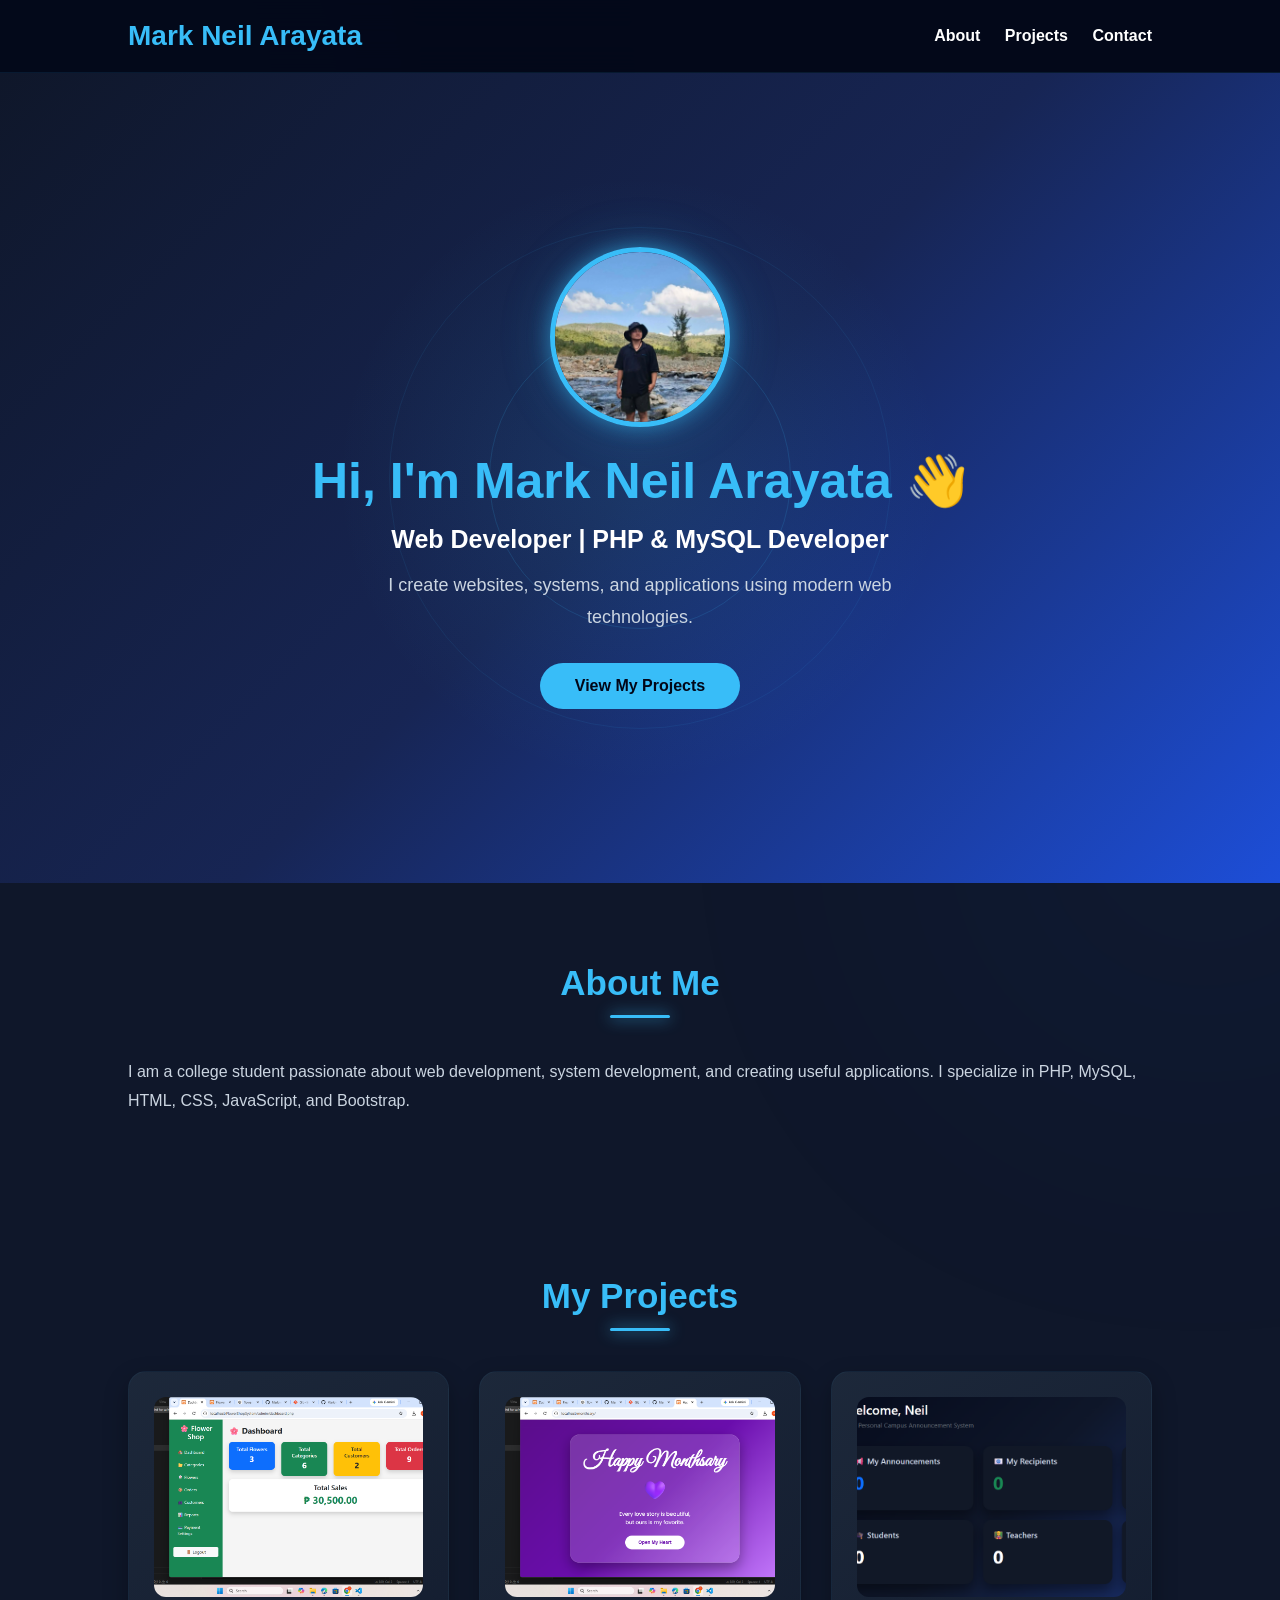
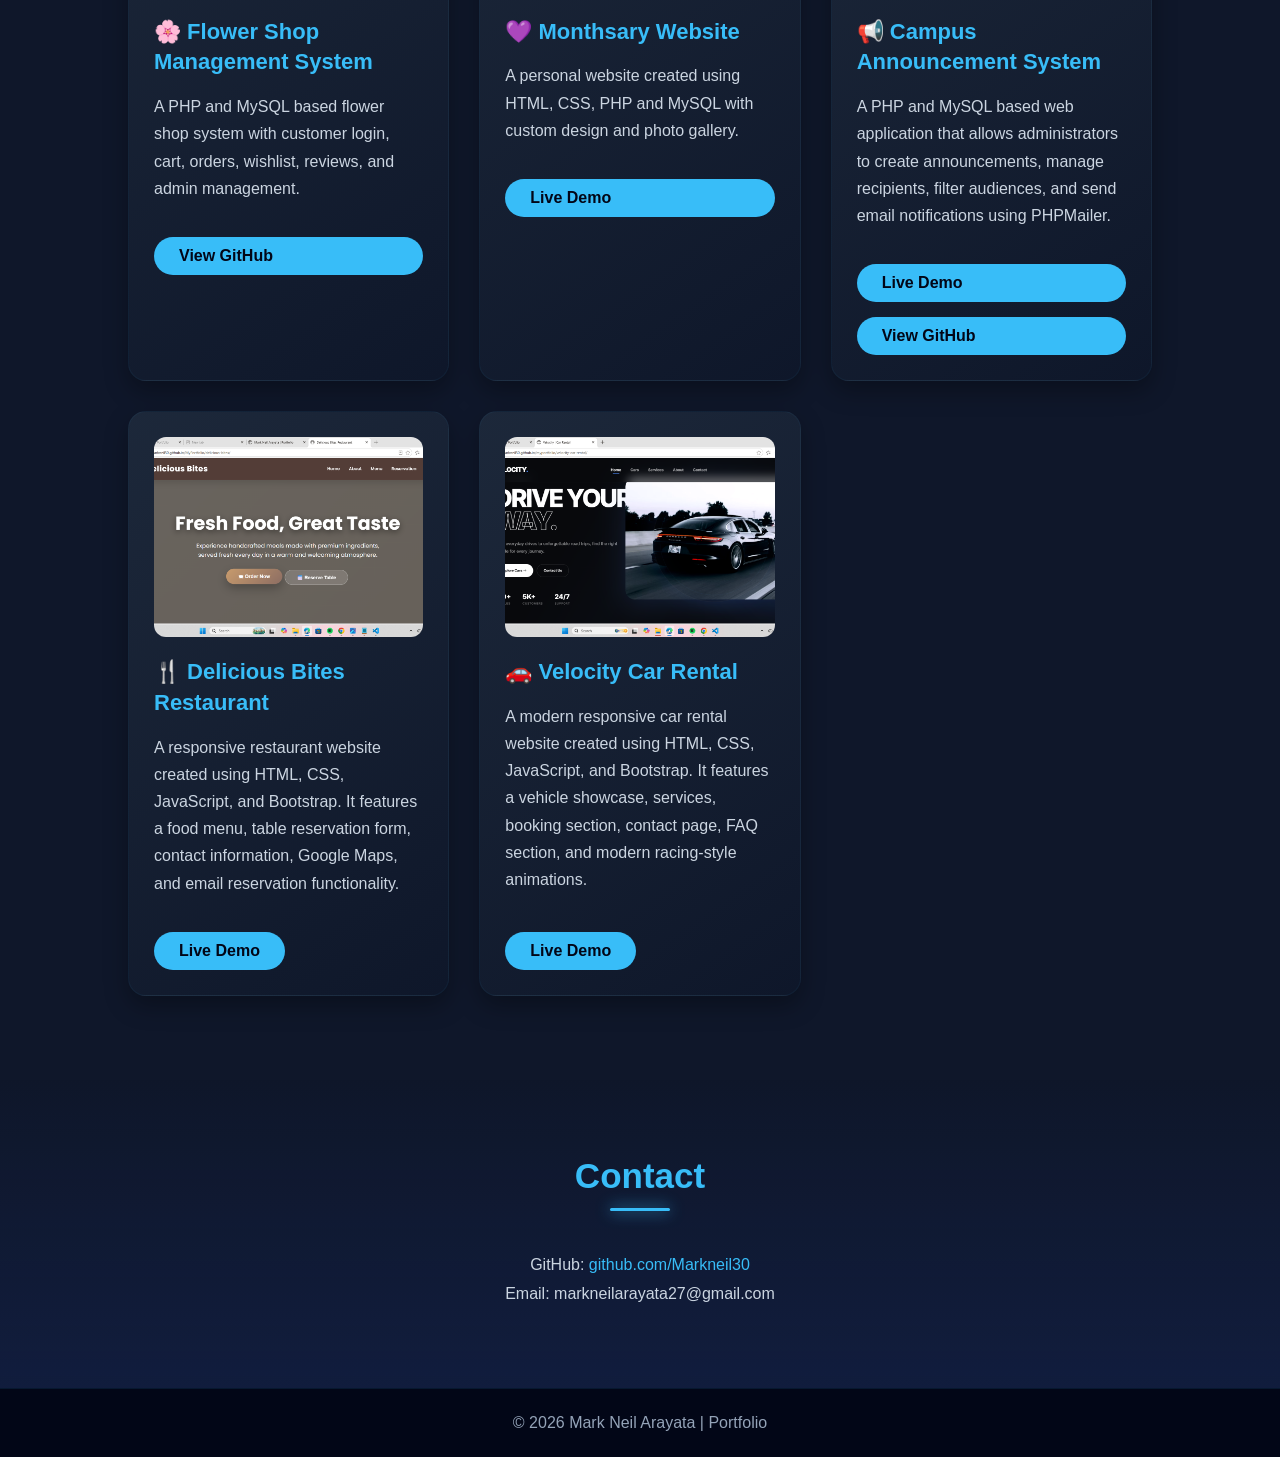
<file: index.html>
<!DOCTYPE html>
<html lang="en">

<head>

    <meta charset="UTF-8">
    <meta name="viewport" content="width=device-width, initial-scale=1.0">

    <title>Mark Neil Arayata | Portfolio</title>

    <link rel="stylesheet" href="style.css">

</head>


<body>


<nav>

    <h2>Mark Neil Arayata</h2>

    <div>

        <a href="#about">About</a>

        <a href="#projects">Projects</a>

        <a href="#contact">Contact</a>

    </div>

</nav>



<!-- =========================
     HERO
========================= -->

<header class="hero">


    <img 
        src="profile.png" 
        class="profile"
        alt="Mark Neil Arayata Profile"
    >


    <h1>
        Hi, I'm Mark Neil Arayata 👋
    </h1>


    <h3>
        Web Developer | PHP & MySQL Developer
    </h3>


    <p>
        I create websites, systems, and applications using modern web technologies.
    </p>


    <a href="#projects" class="btn">
        View My Projects
    </a>


</header>



<!-- =========================
     ABOUT
========================= -->

<section id="about">


    <h2>About Me</h2>


    <p>

        I am a college student passionate about web development,
        system development, and creating useful applications.

        I specialize in PHP, MySQL, HTML, CSS, JavaScript, and Bootstrap.

    </p>


</section>



<!-- =========================
     PROJECTS
========================= -->

<section id="projects">


    <h2>My Projects</h2>



    <div class="projects">



        <!-- =========================
             FLOWER SHOP SYSTEM
        ========================= -->

        <div class="card">


            <img 
                src="flower-shop.png" 
                class="project-img"
                alt="Flower Shop System"
            >


            <h3>
                🌸 Flower Shop Management System
            </h3>


            <p>

                A PHP and MySQL based flower shop system
                with customer login, cart, orders, wishlist,
                reviews, and admin management.

            </p>


            <a 
                href="https://github.com/Markneil30/FlowerShopSystem"
                target="_blank"
                class="btn-project"
            >

                View GitHub

            </a>


        </div>



        <!-- =========================
             MONTHSARY WEBSITE
        ========================= -->

        <div class="card">


            <img 
                src="monthsary.jpg" 
                class="project-img"
                alt="Monthsary Website"
            >


            <h3>
                💜 Monthsary Website
            </h3>


            <p>

                A personal website created using HTML, CSS,
                PHP and MySQL with custom design and photo gallery.

            </p>


            <a 
                href="https://monthsarry.freepage.cc/index.php"
                target="_blank"
                class="btn-project"
            >

                Live Demo

            </a>


        </div>



        <!-- =========================
             CAMPUS ANNOUNCEMENT SYSTEM
        ========================= -->

        <div class="card">


            <img 
                src="campus-announcement.png" 
                class="project-img"
                alt="Campus Announcement System"
            >


            <h3>
                📢 Campus Announcement System
            </h3>


            <p>

                A PHP and MySQL based web application that allows
                administrators to create announcements, manage recipients,
                filter audiences, and send email notifications using PHPMailer.

            </p>


            <a 
                href="https://campus-announcement.infinityfree.me/"
                target="_blank"
                class="btn-project"
            >

                Live Demo

            </a>


            <a 
                href="https://github.com/Markneil30/Campus-Announcement-System"
                target="_blank"
                class="btn-project"
            >

                View GitHub

            </a>


        </div>



        <!-- =========================
             DELICIOUS BITES
        ========================= -->

        <div class="card">


            <img 
                src="delicous.png" 
                class="project-img"
                alt="Delicious Bites Restaurant System"
            >


            <h3>
                🍴 Delicious Bites Restaurant
            </h3>


            <p>

                A responsive restaurant website created using
                HTML, CSS, JavaScript, and Bootstrap.
                It features a food menu, table reservation form,
                contact information, Google Maps, and email
                reservation functionality.

            </p>


            <div class="project-buttons">


                <a
                    href="https://markneil30.github.io/myportfolio/delicious-bites/"
                    target="_blank"
                    class="btn-project"
                >

                    Live Demo

                </a>


            </div>


        </div>



        <!-- =========================
             VELOCITY CAR RENTAL
        ========================= -->

        <div class="card">


            <img 
                src="velocity-car-rental.png" 
                class="project-img"
                alt="Velocity Car Rental Website"
            >


            <h3>
                🚗 Velocity Car Rental
            </h3>


            <p>

                A modern responsive car rental website created using
                HTML, CSS, JavaScript, and Bootstrap.
                It features a vehicle showcase, services,
                booking section, contact page, FAQ section,
                and modern racing-style animations.

            </p>


            <div class="project-buttons">


                <a
                    href="https://markneil30.github.io/myportfolio/velocity-car-rental/"
                    target="_blank"
                    class="btn-project"
                >

                    Live Demo

                </a>


            </div>


        </div>



    </div>


</section>



<!-- =========================
     CONTACT
========================= -->

<section id="contact">


    <h2>Contact</h2>


    <p>

        GitHub:

        <a 
            href="https://github.com/Markneil30" 
            target="_blank"
        >

            github.com/Markneil30

        </a>

    </p>


    <p>

        Email:

        markneilarayata27@gmail.com

    </p>


</section>



<!-- =========================
     FOOTER
========================= -->

<footer>


    <p>

        © 2026 Mark Neil Arayata | Portfolio

    </p>


</footer>



<script src="script.js"></script>


</body>

</html>
</file>
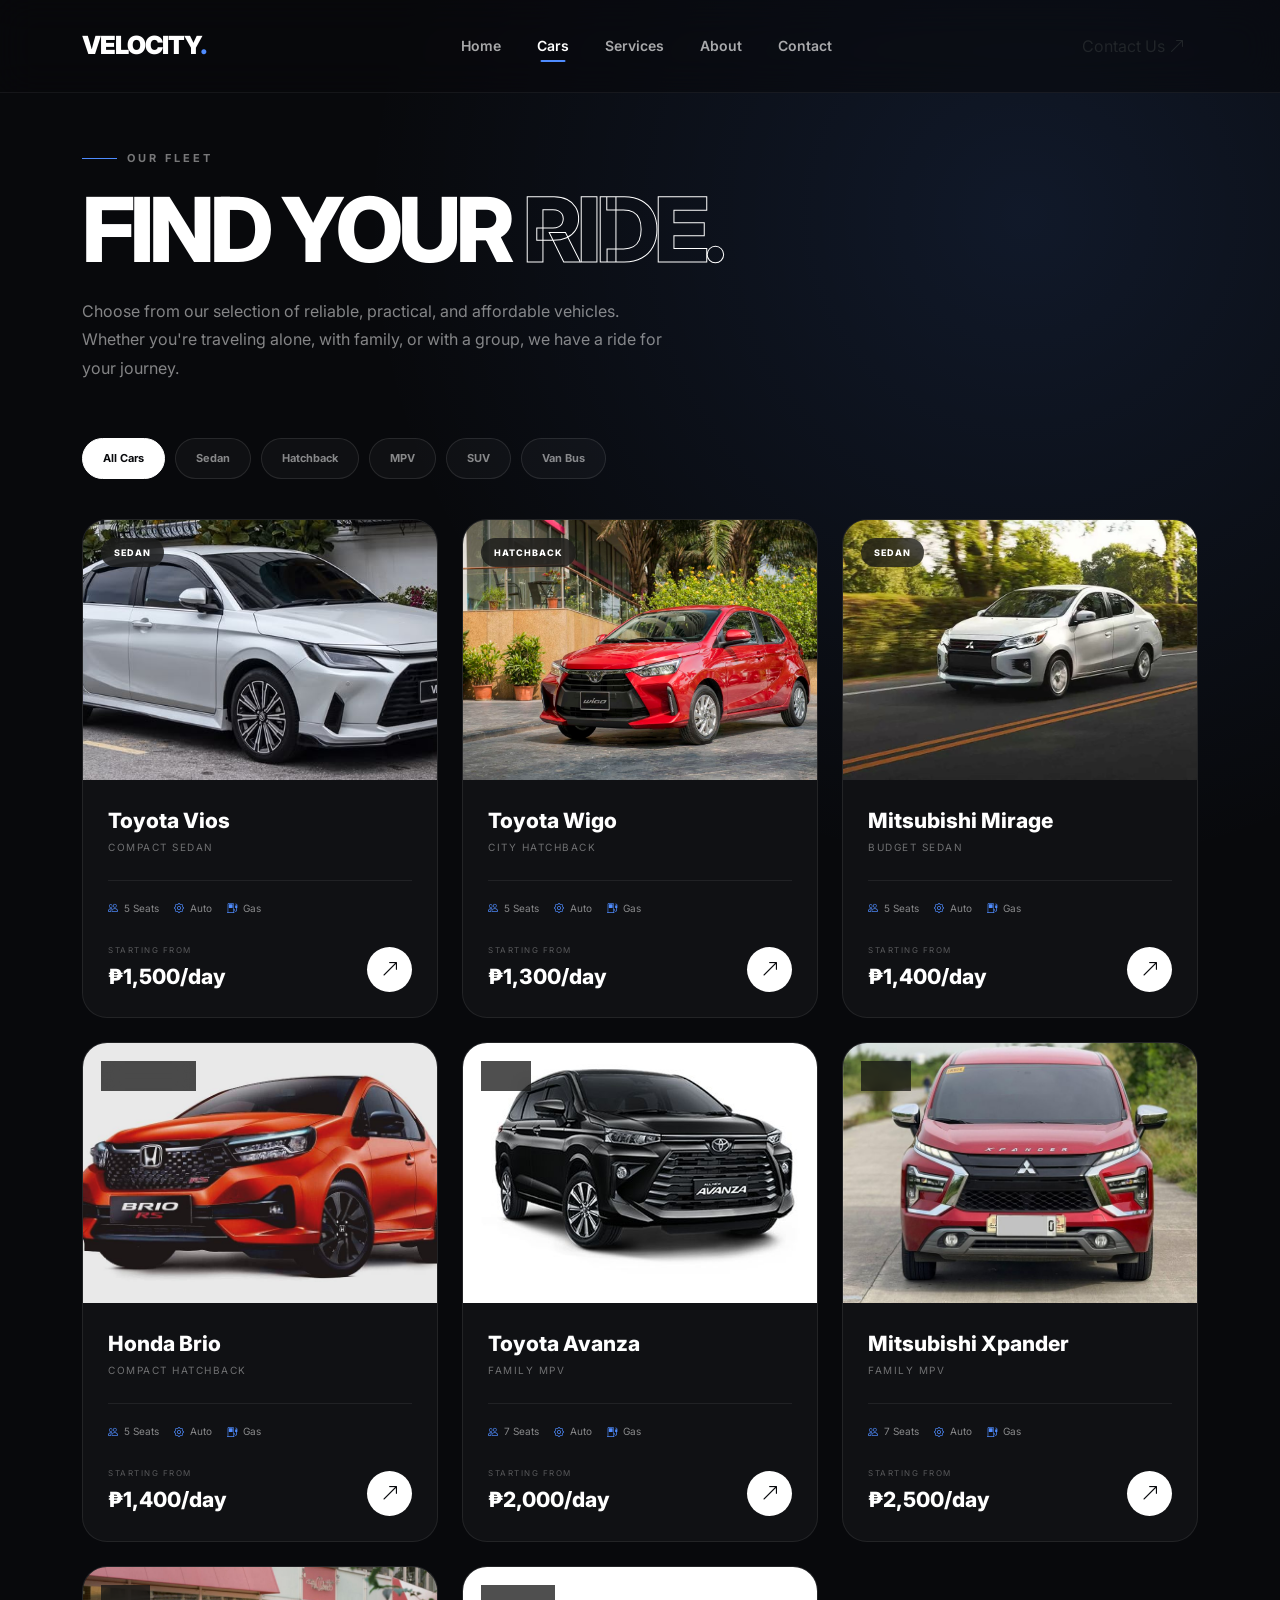
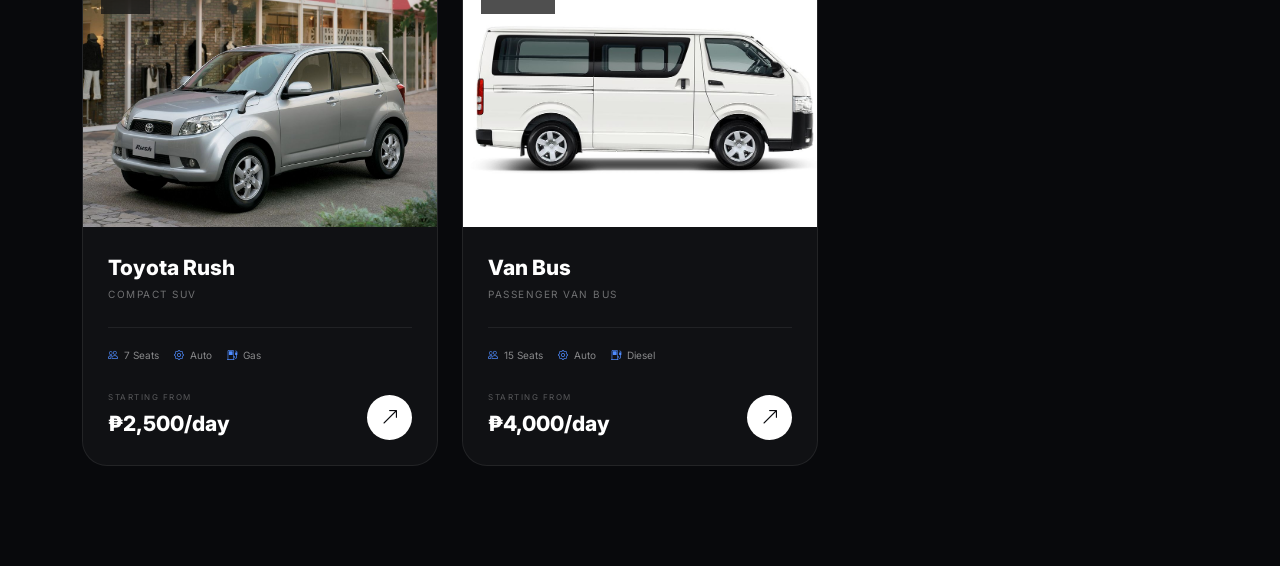
<file: velocity-car-rental/cars.html>
<!DOCTYPE html>
<html lang="en">

<head>

    <meta charset="UTF-8">
    <meta name="viewport" content="width=device-width, initial-scale=1.0">

    <title>Velocity | Our Cars</title>

    <!-- Bootstrap -->
    <link
        href="https://cdn.jsdelivr.net/npm/bootstrap@5.3.3/dist/css/bootstrap.min.css"
        rel="stylesheet"
    >

    <!-- Bootstrap Icons -->
    <link
        rel="stylesheet"
        href="https://cdn.jsdelivr.net/npm/bootstrap-icons@1.11.3/font/bootstrap-icons.min.css"
    >

    <!-- Google Font -->
    <link rel="preconnect" href="https://fonts.googleapis.com">
    <link
        rel="preconnect"
        href="https://fonts.gstatic.com"
        crossorigin
    >

    <link
        href="https://fonts.googleapis.com/css2?family=Inter:wght@400;500;600;700;800;900&display=swap"
        rel="stylesheet"
    >

    <!-- Main CSS -->
    <link rel="stylesheet" href="css/style.css">


    <style>

        /* =========================
           CARS PAGE
        ========================= */

        .cars-page {

            min-height: 100vh;

            padding-top: 150px;
            padding-bottom: 100px;

            background:
                radial-gradient(
                    circle at 80% 10%,
                    rgba(79,140,255,.12),
                    transparent 30%
                ),
                #08090c;

        }


        /* =========================
           HEADER
        ========================= */

        .cars-header {

            margin-bottom: 55px;

        }


        .cars-tag {

            display: flex;
            align-items: center;
            gap: 10px;

            color: rgba(255,255,255,.45);

            font-size: 11px;
            font-weight: 700;

            letter-spacing: 3px;

        }


        .cars-tag span {

            width: 35px;
            height: 1px;

            background: #4f8cff;

        }


        .cars-header h1 {

            margin-top: 20px;

            max-width: 900px;

            font-size: clamp(50px, 7vw, 90px);

            line-height: .95;

            letter-spacing: -5px;

            font-weight: 800;

        }


        .cars-header h1 span {

            color: transparent;

            -webkit-text-stroke: 1px white;

        }


        .cars-header p {

            max-width: 600px;

            margin-top: 25px;

            color: rgba(255,255,255,.5);

            line-height: 1.8;

        }


        /* =========================
           CATEGORY FILTER
        ========================= */

        .category-filter {

            display: flex;

            flex-wrap: wrap;

            gap: 10px;

            margin-bottom: 40px;

        }


        .category-btn {

            padding: 11px 20px;

            border: 1px solid rgba(255,255,255,.1);

            border-radius: 50px;

            background: rgba(255,255,255,.03);

            color: rgba(255,255,255,.5);

            font-size: 11px;

            font-weight: 700;

            cursor: pointer;

            transition: .3s ease;

        }


        .category-btn:hover {

            color: white;

            border-color: rgba(79,140,255,.5);

        }


        .category-btn.active {

            color: #08090c;

            background: white;

            border-color: white;

        }


        /* =========================
           CAR ITEM
        ========================= */

        .car-item {

            transition:
                opacity .4s ease,
                transform .4s ease;

        }


        .car-item.hide {

            opacity: 0;

            transform: scale(.94);

            pointer-events: none;

            display: none;

        }


        /* =========================
           CAR CARD
        ========================= */

        .car-card {

            overflow: hidden;

            height: 100%;

            border: 1px solid rgba(255,255,255,.08);

            border-radius: 25px;

            background: #101114;

            transition: .4s ease;

        }


        .car-card:hover {

            transform: translateY(-8px);

            border-color: rgba(79,140,255,.45);

            box-shadow:
                0 25px 60px rgba(0,0,0,.3);

        }


        /* =========================
           CAR IMAGE
        ========================= */

        .car-image {

            position: relative;

            height: 260px;

            overflow: hidden;

            background: #15161a;

        }


        .car-image img {

            width: 100%;
            height: 100%;

            object-fit: cover;

            transition: .7s ease;

        }


        .car-card:hover .car-image img {

            transform: scale(1.07);

        }


        .car-badge {

            position: absolute;

            top: 18px;
            left: 18px;

            z-index: 2;

            padding: 8px 13px;

            border-radius: 50px;

            background: rgba(20,20,20,.75);

            backdrop-filter: blur(10px);

            color: white;

            font-size: 9px;

            font-weight: 800;

            letter-spacing: 1px;

        }


        /* =========================
           CARD BODY
        ========================= */

        .car-body {

            padding: 28px 25px 25px;

        }


        .car-body h3 {

            margin: 0;

            color: white;

            font-size: 21px;

            font-weight: 800;

        }


        .car-type {

            margin-top: 7px;

            color: rgba(255,255,255,.4);

            font-size: 10px;

            text-transform: uppercase;

            letter-spacing: 1.5px;

        }


        /* =========================
           SPECS
        ========================= */

        .car-specs {

            display: flex;

            flex-wrap: wrap;

            gap: 15px;

            margin-top: 25px;

            padding-top: 20px;

            border-top: 1px solid rgba(255,255,255,.07);

        }


        .car-spec {

            display: flex;

            align-items: center;

            gap: 6px;

            color: rgba(255,255,255,.5);

            font-size: 10px;

        }


        .car-spec i {

            color: #4f8cff;

        }


        /* =========================
           PRICE
        ========================= */

        .car-bottom {

            display: flex;

            align-items: flex-end;

            justify-content: space-between;

            margin-top: 28px;

        }


        .car-price small {

            display: block;

            margin-bottom: 5px;

            color: rgba(255,255,255,.3);

            font-size: 8px;

            text-transform: uppercase;

            letter-spacing: 1.5px;

        }


        .car-price strong {

            color: white;

            font-size: 21px;

            font-weight: 800;

        }


        /* =========================
           CONTACT BUTTON
        ========================= */

        .car-book {

            width: 45px;
            height: 45px;

            display: flex;

            align-items: center;
            justify-content: center;

            border-radius: 50%;

            background: white;

            color: #08090c;

            text-decoration: none;

            font-size: 18px;

            transition: .3s ease;

        }


        .car-book:hover {

            background: #4f8cff;

            color: white;

            transform: rotate(45deg) scale(1.08);

        }


        /* =========================
           MOBILE
        ========================= */

        @media(max-width:576px) {

            .cars-page {

                padding-top: 120px;

            }


            .cars-header h1 {

                font-size: 55px;

                letter-spacing: -4px;

            }


            .category-filter {

                gap: 7px;

            }


            .category-btn {

                padding: 9px 14px;

                font-size: 9px;

            }


            .car-image {

                height: 230px;

            }

        }

    </style>

</head>


<body>


<!-- =========================
     NAVBAR
========================= -->

<nav class="navbar navbar-expand-lg fixed-top">

    <div class="container">

        <a
            class="navbar-brand"
            href="index.html"
        >

            VELOCITY<span>.</span>

        </a>


        <button
            class="navbar-toggler"
            type="button"
            data-bs-toggle="collapse"
            data-bs-target="#mainNavbar"
        >

            <i class="bi bi-list"></i>

        </button>


        <div
            class="collapse navbar-collapse"
            id="mainNavbar"
        >

            <ul class="navbar-nav mx-auto">

                <li class="nav-item">

                    <a
                        class="nav-link"
                        href="index.html"
                    >
                        Home
                    </a>

                </li>


                <li class="nav-item">

                    <a
                        class="nav-link active"
                        href="cars.html"
                    >
                        Cars
                    </a>

                </li>


                <li class="nav-item">

                    <a
                        class="nav-link"
                        href="services.html"
                    >
                        Services
                    </a>

                </li>


                <li class="nav-item">

                    <a
                        class="nav-link"
                        href="about.html"
                    >
                        About
                    </a>

                </li>


                <li class="nav-item">

                    <a
                        class="nav-link"
                        href="contact.html"
                    >
                        Contact
                    </a>

                </li>

            </ul>


            <!-- CONTACT BUTTON -->

            <a
                href="contact.html"
                class="btn btn-book"
            >

                Contact Us

                <i class="bi bi-arrow-up-right"></i>

            </a>

        </div>

    </div>

</nav>



<!-- =========================
     CARS PAGE
========================= -->

<main class="cars-page">

    <div class="container">


        <!-- HEADER -->

        <section class="cars-header">

            <div class="cars-tag">

                <span></span>

                OUR FLEET

            </div>


            <h1>

                FIND YOUR
                <span>RIDE.</span>

            </h1>


            <p>

                Choose from our selection of reliable,
                practical, and affordable vehicles.
                Whether you're traveling alone,
                with family, or with a group,
                we have a ride for your journey.

            </p>

        </section>



        <!-- =========================
             CATEGORY FILTER
        ========================= -->

        <div class="category-filter">

            <button
                class="category-btn active"
                data-filter="all"
            >
                All Cars
            </button>


            <button
                class="category-btn"
                data-filter="sedan"
            >
                Sedan
            </button>


            <button
                class="category-btn"
                data-filter="hatchback"
            >
                Hatchback
            </button>


            <button
                class="category-btn"
                data-filter="mpv"
            >
                MPV
            </button>


            <button
                class="category-btn"
                data-filter="suv"
            >
                SUV
            </button>


            <button
                class="category-btn"
                data-filter="vanbus"
            >
                Van Bus
            </button>

        </div>



        <!-- =========================
             CAR GRID
        ========================= -->

        <div
            class="row g-4"
            id="carGrid"
        >


            <!-- =========================
                 TOYOTA VIOS
            ========================= -->

            <div
                class="col-md-6 col-lg-4 car-item"
                data-category="sedan"
            >

                <div class="car-card">

                    <div class="car-image">

                        <span class="car-badge">
                            SEDAN
                        </span>

                        <img
                            src="assets/images/vios.jpg"
                            alt="Toyota Vios"
                        >

                    </div>


                    <div class="car-body">

                        <h3>
                            Toyota Vios
                        </h3>

                        <div class="car-type">
                            Compact Sedan
                        </div>


                        <div class="car-specs">

                            <div class="car-spec">
                                <i class="bi bi-people"></i>
                                5 Seats
                            </div>

                            <div class="car-spec">
                                <i class="bi bi-gear"></i>
                                Auto
                            </div>

                            <div class="car-spec">
                                <i class="bi bi-fuel-pump"></i>
                                Gas
                            </div>

                        </div>


                        <div class="car-bottom">

                            <div class="car-price">

                                <small>
                                    Starting from
                                </small>

                                <strong>
                                    ₱1,500/day
                                </strong>

                            </div>


                            <a
                                href="contact.html"
                                class="car-book"
                                title="Contact Us"
                            >

                                <i class="bi bi-arrow-up-right"></i>

                            </a>

                        </div>

                    </div>

                </div>

            </div>



            <!-- =========================
                 TOYOTA WIGO
            ========================= -->

            <div
                class="col-md-6 col-lg-4 car-item"
                data-category="hatchback"
            >

                <div class="car-card">

                    <div class="car-image">

                        <span class="car-badge">
                            HATCHBACK
                        </span>

                        <img
                            src="assets/images/wigo.jpg"
                            alt="Toyota Wigo"
                        >

                    </div>


                    <div class="car-body">

                        <h3>
                            Toyota Wigo
                        </h3>

                        <div class="car-type">
                            City Hatchback
                        </div>


                        <div class="car-specs">

                            <div class="car-spec">
                                <i class="bi bi-people"></i>
                                5 Seats
                            </div>

                            <div class="car-spec">
                                <i class="bi bi-gear"></i>
                                Auto
                            </div>

                            <div class="car-spec">
                                <i class="bi bi-fuel-pump"></i>
                                Gas
                            </div>

                        </div>


                        <div class="car-bottom">

                            <div class="car-price">

                                <small>
                                    Starting from
                                </small>

                                <strong>
                                    ₱1,300/day
                                </strong>

                            </div>


                            <a
                                href="contact.html"
                                class="car-book"
                                title="Contact Us"
                            >

                                <i class="bi bi-arrow-up-right"></i>

                            </a>

                        </div>

                    </div>

                </div>

            </div>



            <!-- =========================
                 MITSUBISHI MIRAGE
            ========================= -->

            <div
                class="col-md-6 col-lg-4 car-item"
                data-category="sedan"
            >

                <div class="car-card">

                    <div class="car-image">

                        <span class="car-badge">
                            SEDAN
                        </span>

                        <img
                            src="assets/images/mirage.jpg"
                            alt="Mitsubishi Mirage"
                        >

                    </div>


                    <div class="car-body">

                        <h3>
                            Mitsubishi Mirage
                        </h3>

                        <div class="car-type">
                            Budget Sedan
                        </div>


                        <div class="car-specs">

                            <div class="car-spec">
                                <i class="bi bi-people"></i>
                                5 Seats
                            </div>

                            <div class="car-spec">
                                <i class="bi bi-gear"></i>
                                Auto
                            </div>

                            <div class="car-spec">
                                <i class="bi bi-fuel-pump"></i>
                                Gas
                            </div>

                        </div>


                        <div class="car-bottom">

                            <div class="car-price">

                                <small>
                                    Starting from
                                </small>

                                <strong>
                                    ₱1,400/day
                                </strong>

                            </div>


                            <a
                                href="contact.html"
                                class="car-book"
                                title="Contact Us"
                            >

                                <i class="bi bi-arrow-up-right"></i>

                            </a>

                        </div>

                    </div>

                </div>

            </div>



            <!-- =========================
                 HONDA BRIO
            ========================= -->

            <div
                class="col-md-6 col-lg-4 car-item"
                data-category="hatchback"
            >

                <div class="car-card">

                    <div class="car-image">

                        <span class="car-badge">
                            HATCHBACK
                        </span>

                        <img
                            src="assets/images/brio.jpg"
                            alt="Honda Brio"
                        >

                    </div>


                    <div class="car-body">

                        <h3>
                            Honda Brio
                        </h3>

                        <div class="car-type">
                            Compact Hatchback
                        </div>


                        <div class="car-specs">

                            <div class="car-spec">
                                <i class="bi bi-people"></i>
                                5 Seats
                            </div>

                            <div class="car-spec">
                                <i class="bi bi-gear"></i>
                                Auto
                            </div>

                            <div class="car-spec">
                                <i class="bi bi-fuel-pump"></i>
                                Gas
                            </div>

                        </div>


                        <div class="car-bottom">

                            <div class="car-price">

                                <small>
                                    Starting from
                                </small>

                                <strong>
                                    ₱1,400/day
                                </strong>

                            </div>


                            <a
                                href="contact.html"
                                class="car-book"
                                title="Contact Us"
                            >

                                <i class="bi bi-arrow-up-right"></i>

                            </a>

                        </div>

                    </div>

                </div>

            </div>



            <!-- =========================
                 TOYOTA AVANZA
            ========================= -->

            <div
                class="col-md-6 col-lg-4 car-item"
                data-category="mpv"
            >

                <div class="car-card">

                    <div class="car-image">

                        <span class="car-badge">
                            MPV
                        </span>

                        <img
                            src="assets/images/avanza.jpg"
                            alt="Toyota Avanza"
                        >

                    </div>


                    <div class="car-body">

                        <h3>
                            Toyota Avanza
                        </h3>

                        <div class="car-type">
                            Family MPV
                        </div>


                        <div class="car-specs">

                            <div class="car-spec">
                                <i class="bi bi-people"></i>
                                7 Seats
                            </div>

                            <div class="car-spec">
                                <i class="bi bi-gear"></i>
                                Auto
                            </div>

                            <div class="car-spec">
                                <i class="bi bi-fuel-pump"></i>
                                Gas
                            </div>

                        </div>


                        <div class="car-bottom">

                            <div class="car-price">

                                <small>
                                    Starting from
                                </small>

                                <strong>
                                    ₱2,000/day
                                </strong>

                            </div>


                            <a
                                href="contact.html"
                                class="car-book"
                                title="Contact Us"
                            >

                                <i class="bi bi-arrow-up-right"></i>

                            </a>

                        </div>

                    </div>

                </div>

            </div>



            <!-- =========================
                 MITSUBISHI XPANDER
            ========================= -->

            <div
                class="col-md-6 col-lg-4 car-item"
                data-category="mpv"
            >

                <div class="car-card">

                    <div class="car-image">

                        <span class="car-badge">
                            MPV
                        </span>

                        <img
                            src="assets/images/xpander.jpg"
                            alt="Mitsubishi Xpander"
                        >

                    </div>


                    <div class="car-body">

                        <h3>
                            Mitsubishi Xpander
                        </h3>

                        <div class="car-type">
                            Family MPV
                        </div>


                        <div class="car-specs">

                            <div class="car-spec">
                                <i class="bi bi-people"></i>
                                7 Seats
                            </div>

                            <div class="car-spec">
                                <i class="bi bi-gear"></i>
                                Auto
                            </div>

                            <div class="car-spec">
                                <i class="bi bi-fuel-pump"></i>
                                Gas
                            </div>

                        </div>


                        <div class="car-bottom">

                            <div class="car-price">

                                <small>
                                    Starting from
                                </small>

                                <strong>
                                    ₱2,500/day
                                </strong>

                            </div>


                            <a
                                href="contact.html"
                                class="car-book"
                                title="Contact Us"
                            >

                                <i class="bi bi-arrow-up-right"></i>

                            </a>

                        </div>

                    </div>

                </div>

            </div>



            <!-- =========================
                 TOYOTA RUSH
            ========================= -->

            <div
                class="col-md-6 col-lg-4 car-item"
                data-category="suv"
            >

                <div class="car-card">

                    <div class="car-image">

                        <span class="car-badge">
                            SUV
                        </span>

                        <img
                            src="assets/images/rush.jpg"
                            alt="Toyota Rush"
                        >

                    </div>


                    <div class="car-body">

                        <h3>
                            Toyota Rush
                        </h3>

                        <div class="car-type">
                            Compact SUV
                        </div>


                        <div class="car-specs">

                            <div class="car-spec">
                                <i class="bi bi-people"></i>
                                7 Seats
                            </div>

                            <div class="car-spec">
                                <i class="bi bi-gear"></i>
                                Auto
                            </div>

                            <div class="car-spec">
                                <i class="bi bi-fuel-pump"></i>
                                Gas
                            </div>

                        </div>


                        <div class="car-bottom">

                            <div class="car-price">

                                <small>
                                    Starting from
                                </small>

                                <strong>
                                    ₱2,500/day
                                </strong>

                            </div>


                            <a
                                href="contact.html"
                                class="car-book"
                                title="Contact Us"
                            >

                                <i class="bi bi-arrow-up-right"></i>

                            </a>

                        </div>

                    </div>

                </div>

            </div>



            <!-- =========================
                 VAN BUS
            ========================= -->

            <div
                class="col-md-6 col-lg-4 car-item"
                data-category="vanbus"
            >

                <div class="car-card">

                    <div class="car-image">

                        <span class="car-badge">
                            VAN BUS
                        </span>

                        <img
                            src="assets/images/van.jpg"
                            alt="Van Bus"
                        >

                    </div>


                    <div class="car-body">

                        <h3>
                            Van Bus
                        </h3>

                        <div class="car-type">
                            Passenger Van Bus
                        </div>


                        <div class="car-specs">

                            <div class="car-spec">
                                <i class="bi bi-people"></i>
                                15 Seats
                            </div>

                            <div class="car-spec">
                                <i class="bi bi-gear"></i>
                                Auto
                            </div>

                            <div class="car-spec">
                                <i class="bi bi-fuel-pump"></i>
                                Diesel
                            </div>

                        </div>


                        <div class="car-bottom">

                            <div class="car-price">

                                <small>
                                    Starting from
                                </small>

                                <strong>
                                    ₱4,000/day
                                </strong>

                            </div>


                            <a
                                href="contact.html"
                                class="car-book"
                                title="Contact Us"
                            >

                                <i class="bi bi-arrow-up-right"></i>

                            </a>

                        </div>

                    </div>

                </div>

            </div>


        </div>

    </div>

</main>



<!-- Bootstrap JS -->

<script
    src="https://cdn.jsdelivr.net/npm/bootstrap@5.3.3/dist/js/bootstrap.bundle.min.js">
</script>



<!-- =========================
     FILTER SCRIPT
========================= -->

<script>

    const categoryButtons =
        document.querySelectorAll(".category-btn");

    const carItems =
        document.querySelectorAll(".car-item");


    categoryButtons.forEach(button => {

        button.addEventListener("click", function() {

            /* Remove active */

            categoryButtons.forEach(btn => {

                btn.classList.remove("active");

            });


            /* Add active */

            this.classList.add("active");


            /* Get selected category */

            const filter =
                this.dataset.filter;


            /* Filter cars */

            carItems.forEach(car => {

                const category =
                    car.dataset.category;


                if (
                    filter === "all" ||
                    category === filter
                ) {

                    car.classList.remove("hide");

                }

                else {

                    car.classList.add("hide");

                }

            });

        });

    });

</script>


</body>

</html>
</file>
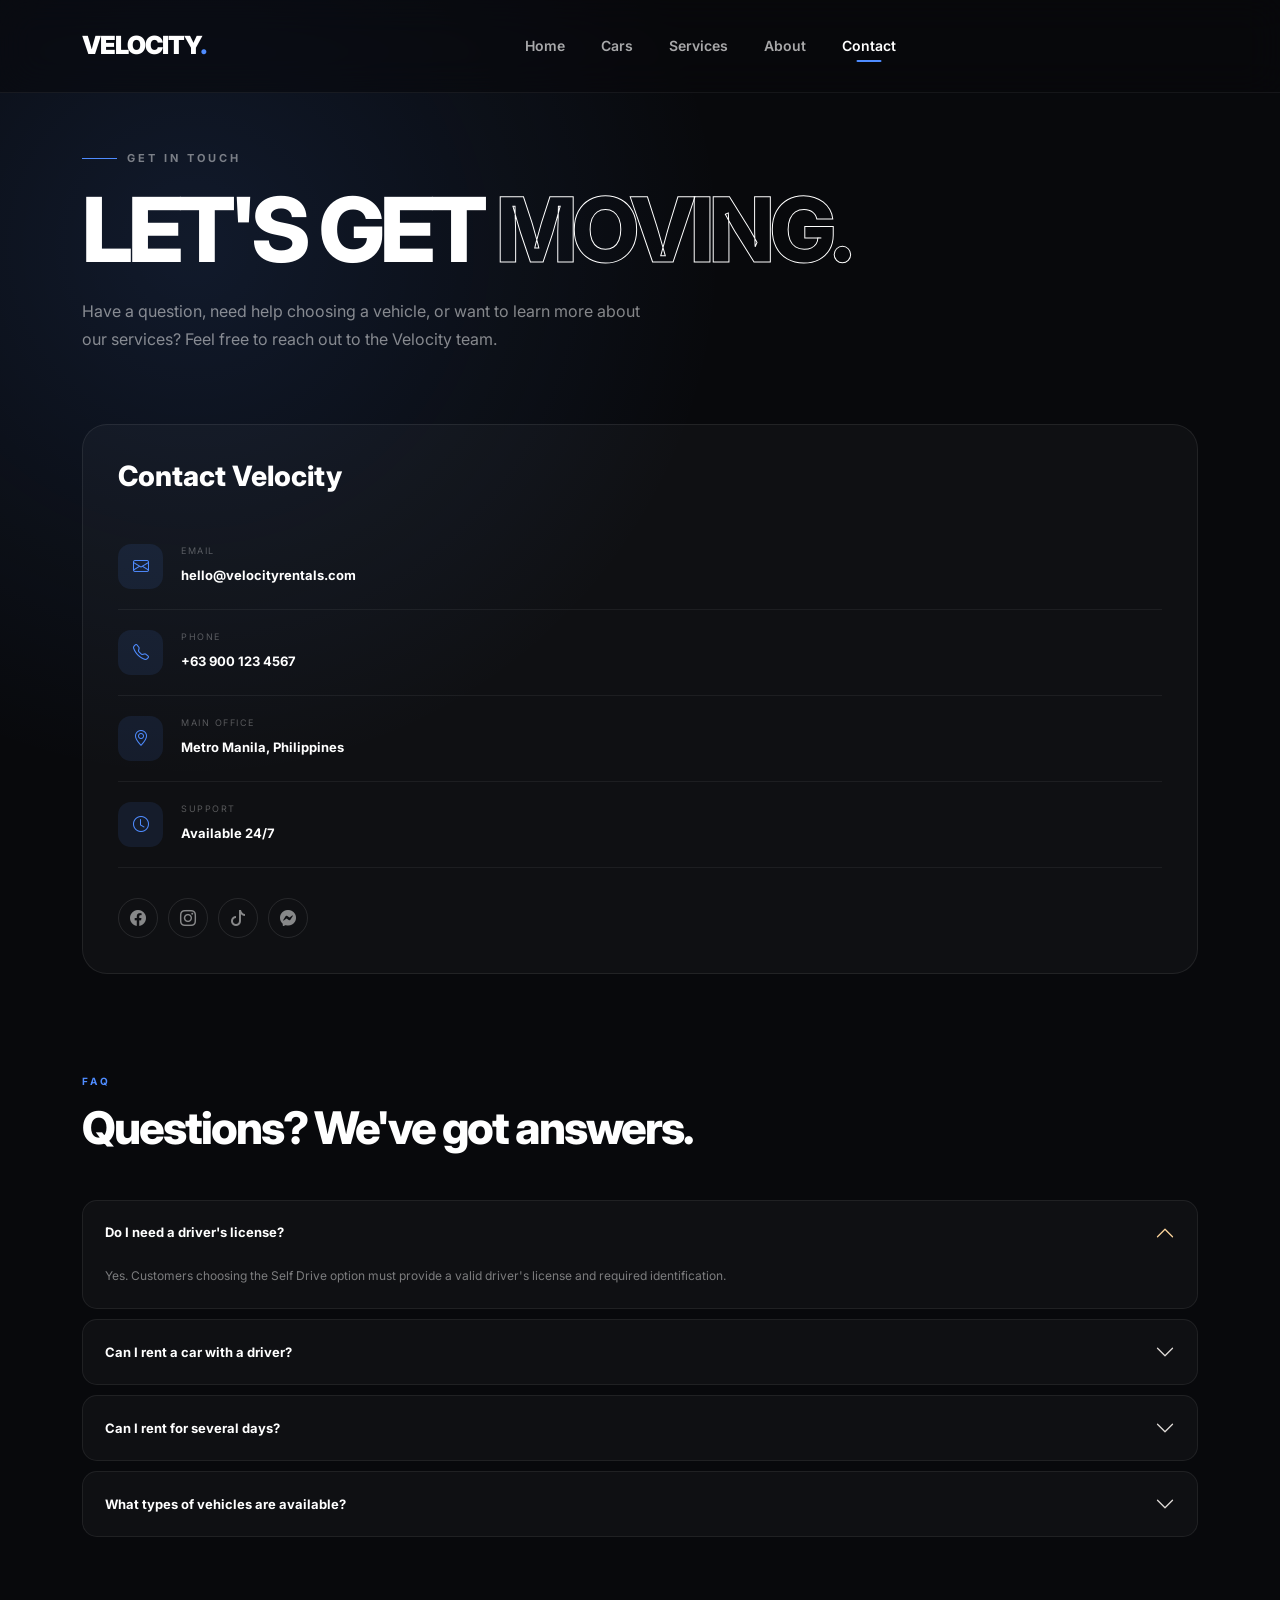
<file: velocity-car-rental/contact.html>
<!DOCTYPE html>
<html lang="en">

<head>

    <meta charset="UTF-8">
    <meta name="viewport" content="width=device-width, initial-scale=1.0">

    <title>Velocity | Contact</title>

    <!-- Bootstrap CSS -->
    <link
        href="https://cdn.jsdelivr.net/npm/bootstrap@5.3.3/dist/css/bootstrap.min.css"
        rel="stylesheet"
    >

    <!-- Bootstrap Icons -->
    <link
        rel="stylesheet"
        href="https://cdn.jsdelivr.net/npm/bootstrap-icons@1.11.3/font/bootstrap-icons.min.css"
    >

    <!-- Google Font -->
    <link rel="preconnect" href="https://fonts.googleapis.com">

    <link
        rel="preconnect"
        href="https://fonts.gstatic.com"
        crossorigin
    >

    <link
        href="https://fonts.googleapis.com/css2?family=Inter:wght@400;500;600;700;800;900&display=swap"
        rel="stylesheet"
    >

    <!-- Main CSS -->
    <link rel="stylesheet" href="css/style.css">


    <style>

        /* =========================
           CONTACT PAGE
        ========================= */

        .contact-page {

            min-height: 100vh;

            padding-top: 150px;
            padding-bottom: 100px;

            background:
                radial-gradient(
                    circle at 15% 15%,
                    rgba(79,140,255,.13),
                    transparent 30%
                ),
                #08090c;

        }


        /* =========================
           HEADER
        ========================= */

        .contact-header {

            margin-bottom: 70px;

        }

        .contact-tag {

            display: flex;

            align-items: center;

            gap: 10px;

            color: rgba(255,255,255,.45);

            font-size: 11px;

            font-weight: 700;

            letter-spacing: 3px;

        }

        .contact-tag span {

            width: 35px;

            height: 1px;

            background: #4f8cff;

        }

        .contact-header h1 {

            margin-top: 20px;

            font-size: clamp(50px, 7vw, 90px);

            line-height: .95;

            letter-spacing: -5px;

            font-weight: 800;

        }

        .contact-header h1 span {

            color: transparent;

            -webkit-text-stroke: 1px white;

        }

        .contact-header p {

            max-width: 560px;

            margin-top: 25px;

            color: rgba(255,255,255,.5);

            line-height: 1.8;

        }


        /* =========================
           CONTACT INFO
        ========================= */

        .contact-info {

            padding: 35px;

            height: 100%;

            border-radius: 25px;

            border: 1px solid rgba(255,255,255,.08);

            background: rgba(255,255,255,.03);

        }

        .contact-info h2 {

            font-size: 28px;

            font-weight: 800;

            margin-bottom: 30px;

        }

        .info-item {

            display: flex;

            gap: 18px;

            padding: 20px 0;

            border-bottom: 1px solid rgba(255,255,255,.06);

        }

        .info-icon {

            width: 45px;

            height: 45px;

            flex-shrink: 0;

            display: flex;

            align-items: center;

            justify-content: center;

            border-radius: 13px;

            background: rgba(79,140,255,.1);

            color: #4f8cff;

        }

        .info-item small {

            display: block;

            color: rgba(255,255,255,.3);

            font-size: 9px;

            text-transform: uppercase;

            letter-spacing: 1.5px;

            margin-bottom: 5px;

        }

        .info-item strong {

            color: white;

            font-size: 13px;

        }


        /* =========================
           SOCIAL LINKS
        ========================= */

        .social-links {

            display: flex;

            gap: 10px;

            margin-top: 30px;

        }

        .social-links a {

            width: 40px;

            height: 40px;

            display: flex;

            align-items: center;

            justify-content: center;

            border-radius: 50%;

            border: 1px solid rgba(255,255,255,.1);

            color: rgba(255,255,255,.5);

            text-decoration: none;

            transition: .3s ease;

        }

        .social-links a:hover {

            background: #4f8cff;

            color: white;

            border-color: #4f8cff;

            transform: translateY(-4px);

        }


        /* =========================
           FAQ
        ========================= */

        .faq-section {

            margin-top: 100px;

        }

        .section-title {

            margin-bottom: 45px;

        }

        .section-title span {

            display: block;

            margin-bottom: 12px;

            color: #4f8cff;

            font-size: 10px;

            font-weight: 700;

            letter-spacing: 3px;

        }

        .section-title h2 {

            font-size: 45px;

            font-weight: 800;

            letter-spacing: -2px;

        }


        .accordion-item {

            margin-bottom: 10px;

            overflow: hidden;

            border: 1px solid rgba(255,255,255,.07) !important;

            border-radius: 15px !important;

            background: rgba(255,255,255,.03) !important;

        }

        .accordion-button {

            padding: 22px;

            color: white !important;

            background: transparent !important;

            box-shadow: none !important;

            font-size: 13px;

            font-weight: 700;

        }

        .accordion-button::after {

            filter: invert(1);

        }

        .accordion-body {

            padding: 0 22px 22px;

            color: rgba(255,255,255,.45);

            font-size: 12px;

            line-height: 1.8;

        }


        /* =========================
           RESPONSIVE
        ========================= */

        @media(max-width:576px) {

            .contact-page {

                padding-top: 120px;

            }

            .contact-header h1 {

                font-size: 55px;

                letter-spacing: -4px;

            }

            .contact-info {

                padding: 25px;

            }

            .section-title h2 {

                font-size: 35px;

            }

        }

    </style>

</head>


<body>


<!-- =========================
     NAVBAR
========================= -->

<nav class="navbar navbar-expand-lg fixed-top">

    <div class="container">

        <!-- BRAND -->

        <a
            class="navbar-brand"
            href="index.html"
        >
            VELOCITY<span>.</span>
        </a>


        <!-- MOBILE BUTTON -->

        <button
            class="navbar-toggler"
            type="button"
            data-bs-toggle="collapse"
            data-bs-target="#mainNavbar"
            aria-controls="mainNavbar"
            aria-expanded="false"
            aria-label="Toggle navigation"
        >

            <i class="bi bi-list"></i>

        </button>


        <!-- NAVIGATION -->

        <div
            class="collapse navbar-collapse"
            id="mainNavbar"
        >

            <ul class="navbar-nav mx-auto">

                <li class="nav-item">

                    <a
                        class="nav-link"
                        href="index.html"
                    >
                        Home
                    </a>

                </li>


                <li class="nav-item">

                    <a
                        class="nav-link"
                        href="cars.html"
                    >
                        Cars
                    </a>

                </li>


                <li class="nav-item">

                    <a
                        class="nav-link"
                        href="services.html"
                    >
                        Services
                    </a>

                </li>


                <li class="nav-item">

                    <a
                        class="nav-link"
                        href="about.html"
                    >
                        About
                    </a>

                </li>


                <li class="nav-item">

                    <a
                        class="nav-link active"
                        href="contact.html"
                    >
                        Contact
                    </a>

                </li>

            </ul>

        </div>

    </div>

</nav>



<!-- =========================
     CONTACT PAGE
========================= -->

<main class="contact-page">

    <div class="container">


        <!-- HEADER -->

        <section class="contact-header">

            <div class="contact-tag">

                <span></span>

                GET IN TOUCH

            </div>


            <h1>

                LET'S GET
                <span>MOVING.</span>

            </h1>


            <p>

                Have a question, need help choosing a vehicle,
                or want to learn more about our services?
                Feel free to reach out to the Velocity team.

            </p>

        </section>



        <!-- =========================
             CONTACT INFORMATION
        ========================= -->

        <div class="row g-4">


            <div class="col-lg-12">

                <div class="contact-info">

                    <h2>
                        Contact Velocity
                    </h2>


                    <!-- EMAIL -->

                    <div class="info-item">

                        <div class="info-icon">

                            <i class="bi bi-envelope"></i>

                        </div>

                        <div>

                            <small>
                                Email
                            </small>

                            <strong>
                                hello@velocityrentals.com
                            </strong>

                        </div>

                    </div>



                    <!-- PHONE -->

                    <div class="info-item">

                        <div class="info-icon">

                            <i class="bi bi-telephone"></i>

                        </div>

                        <div>

                            <small>
                                Phone
                            </small>

                            <strong>
                                +63 900 123 4567
                            </strong>

                        </div>

                    </div>



                    <!-- LOCATION -->

                    <div class="info-item">

                        <div class="info-icon">

                            <i class="bi bi-geo-alt"></i>

                        </div>

                        <div>

                            <small>
                                Main Office
                            </small>

                            <strong>
                                Metro Manila, Philippines
                            </strong>

                        </div>

                    </div>



                    <!-- SUPPORT -->

                    <div class="info-item">

                        <div class="info-icon">

                            <i class="bi bi-clock"></i>

                        </div>

                        <div>

                            <small>
                                Support
                            </small>

                            <strong>
                                Available 24/7
                            </strong>

                        </div>

                    </div>



                    <!-- SOCIAL LINKS -->

                    <div class="social-links">

                        <a
                            href="#"
                            aria-label="Facebook"
                        >
                            <i class="bi bi-facebook"></i>
                        </a>


                        <a
                            href="#"
                            aria-label="Instagram"
                        >
                            <i class="bi bi-instagram"></i>
                        </a>


                        <a
                            href="#"
                            aria-label="TikTok"
                        >
                            <i class="bi bi-tiktok"></i>
                        </a>


                        <a
                            href="#"
                            aria-label="Messenger"
                        >
                            <i class="bi bi-messenger"></i>
                        </a>

                    </div>

                </div>

            </div>

        </div>



        <!-- =========================
             FAQ
        ========================= -->

        <section class="faq-section">

            <div class="section-title">

                <span>
                    FAQ
                </span>

                <h2>
                    Questions? We've got answers.
                </h2>

            </div>


            <div
                class="accordion"
                id="faqAccordion"
            >


                <!-- FAQ 1 -->

                <div class="accordion-item">

                    <h2 class="accordion-header">

                        <button
                            class="accordion-button"
                            type="button"
                            data-bs-toggle="collapse"
                            data-bs-target="#faqOne"
                        >

                            Do I need a driver's license?

                        </button>

                    </h2>


                    <div
                        id="faqOne"
                        class="accordion-collapse collapse show"
                        data-bs-parent="#faqAccordion"
                    >

                        <div class="accordion-body">

                            Yes. Customers choosing the Self Drive
                            option must provide a valid driver's
                            license and required identification.

                        </div>

                    </div>

                </div>



                <!-- FAQ 2 -->

                <div class="accordion-item">

                    <h2 class="accordion-header">

                        <button
                            class="accordion-button collapsed"
                            type="button"
                            data-bs-toggle="collapse"
                            data-bs-target="#faqTwo"
                        >

                            Can I rent a car with a driver?

                        </button>

                    </h2>


                    <div
                        id="faqTwo"
                        class="accordion-collapse collapse"
                        data-bs-parent="#faqAccordion"
                    >

                        <div class="accordion-body">

                            Yes. You can select the With Driver
                            option when arranging your rental.
                            Driver fees may vary depending on
                            the vehicle and duration of the rental.

                        </div>

                    </div>

                </div>



                <!-- FAQ 3 -->

                <div class="accordion-item">

                    <h2 class="accordion-header">

                        <button
                            class="accordion-button collapsed"
                            type="button"
                            data-bs-toggle="collapse"
                            data-bs-target="#faqThree"
                        >

                            Can I rent for several days?

                        </button>

                    </h2>


                    <div
                        id="faqThree"
                        class="accordion-collapse collapse"
                        data-bs-parent="#faqAccordion"
                    >

                        <div class="accordion-body">

                            Yes. We offer daily, weekly, and
                            long-term rental options depending
                            on vehicle availability.

                        </div>

                    </div>

                </div>



                <!-- FAQ 4 -->

                <div class="accordion-item">

                    <h2 class="accordion-header">

                        <button
                            class="accordion-button collapsed"
                            type="button"
                            data-bs-toggle="collapse"
                            data-bs-target="#faqFour"
                        >

                            What types of vehicles are available?

                        </button>

                    </h2>


                    <div
                        id="faqFour"
                        class="accordion-collapse collapse"
                        data-bs-parent="#faqAccordion"
                    >

                        <div class="accordion-body">

                            Our fleet can include sedans, SUVs,
                            vans, pickups, sports cars, and
                            electric vehicles.

                        </div>

                    </div>

                </div>


            </div>

        </section>

    </div>

</main>



<!-- =========================
     BOOTSTRAP JS
========================= -->

<script
    src="https://cdn.jsdelivr.net/npm/bootstrap@5.3.3/dist/js/bootstrap.bundle.min.js">
</script>


</body>

</html>
</file>
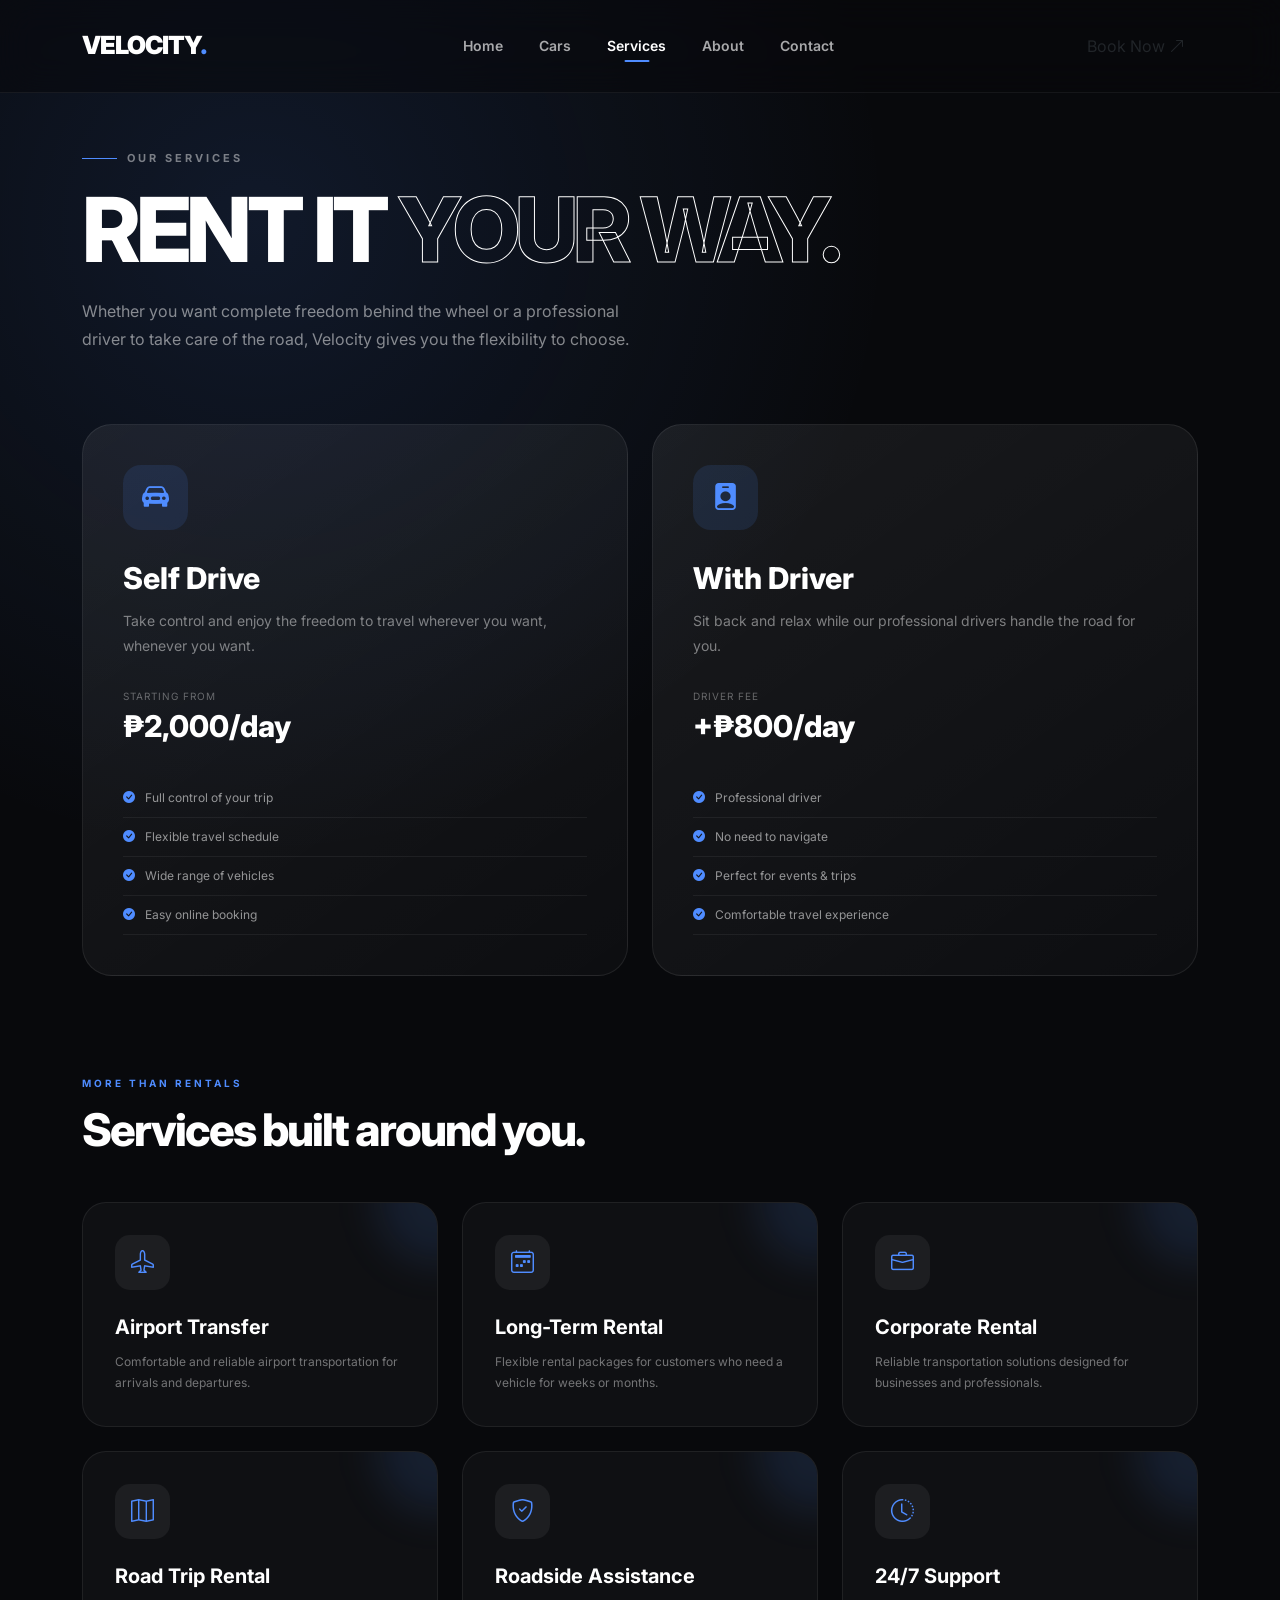
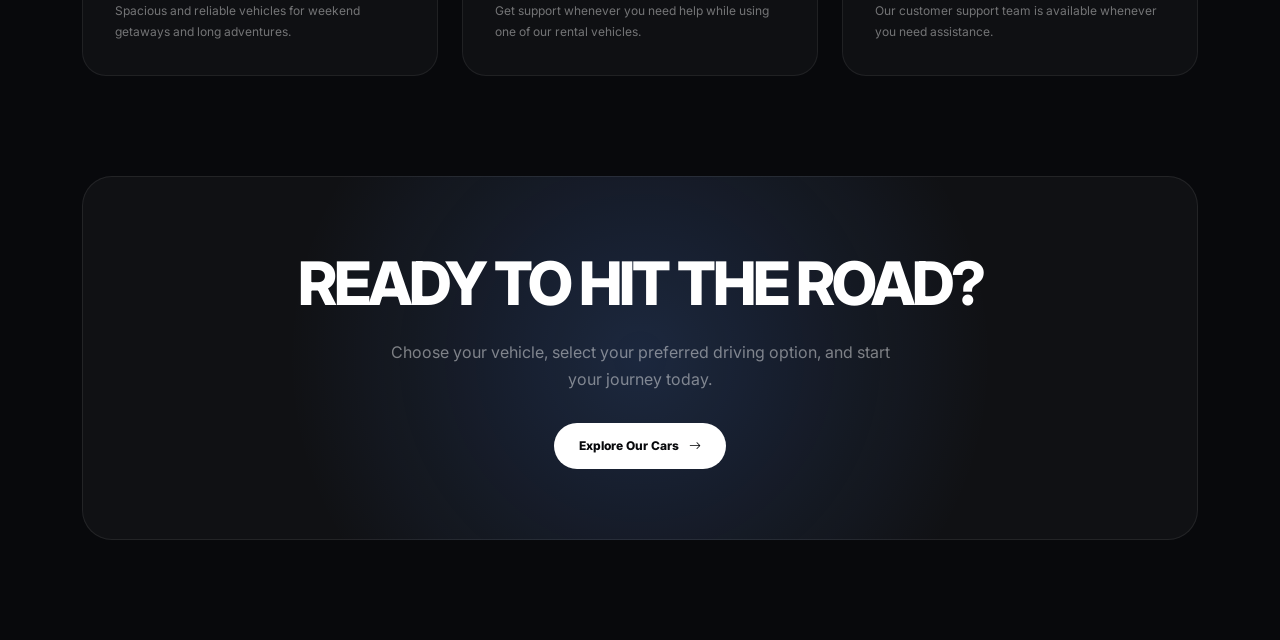
<file: velocity-car-rental/services.html>
<!DOCTYPE html>
<html lang="en">
<head>

    <meta charset="UTF-8">
    <meta name="viewport" content="width=device-width, initial-scale=1.0">

    <title>Velocity | Services</title>

    <!-- Bootstrap CSS -->
    <link
        href="https://cdn.jsdelivr.net/npm/bootstrap@5.3.3/dist/css/bootstrap.min.css"
        rel="stylesheet"
    >

    <!-- Bootstrap Icons -->
    <link
        rel="stylesheet"
        href="https://cdn.jsdelivr.net/npm/bootstrap-icons@1.11.3/font/bootstrap-icons.min.css"
    >

    <!-- Google Font -->
    <link rel="preconnect" href="https://fonts.googleapis.com">
    <link rel="preconnect" href="https://fonts.gstatic.com" crossorigin>

    <link
        href="https://fonts.googleapis.com/css2?family=Inter:wght@400;500;600;700;800;900&display=swap"
        rel="stylesheet"
    >

    <!-- Main CSS -->
    <link rel="stylesheet" href="css/style.css">

    <style>

        /* =========================
           SERVICES PAGE
        ========================= */

        .services-page {
            min-height: 100vh;

            padding-top: 150px;
            padding-bottom: 100px;

            background:
                radial-gradient(
                    circle at 20% 10%,
                    rgba(79,140,255,.12),
                    transparent 28%
                ),
                #08090c;
        }


        /* HEADER */

        .services-header {
            margin-bottom: 70px;
        }

        .services-tag {
            display: flex;
            align-items: center;
            gap: 10px;

            color: rgba(255,255,255,.45);

            font-size: 11px;
            font-weight: 700;

            letter-spacing: 3px;
        }

        .services-tag span {
            width: 35px;
            height: 1px;

            background: #4f8cff;
        }

        .services-header h1 {
            margin-top: 20px;

            max-width: 800px;

            font-size: clamp(50px, 7vw, 90px);

            line-height: .95;

            letter-spacing: -5px;

            font-weight: 800;
        }

        .services-header h1 span {
            color: transparent;

            -webkit-text-stroke: 1px white;
        }

        .services-header p {
            max-width: 550px;

            margin-top: 25px;

            color: rgba(255,255,255,.5);

            line-height: 1.8;
        }


        /* =========================
           DRIVER CHOICE
        ========================= */

        .drive-section {
            margin-bottom: 100px;
        }

        .drive-card {

            position: relative;

            height: 100%;

            padding: 40px;

            overflow: hidden;

            border-radius: 30px;

            border: 1px solid rgba(255,255,255,.08);

            background:
                linear-gradient(
                    145deg,
                    rgba(255,255,255,.07),
                    rgba(255,255,255,.025)
                );

            transition: .5s ease;
        }

        .drive-card:hover {

            transform: translateY(-8px);

            border-color: rgba(79,140,255,.45);

            box-shadow:
                0 30px 80px rgba(0,0,0,.3),
                0 0 40px rgba(79,140,255,.08);
        }

        .drive-icon {

            width: 65px;
            height: 65px;

            display: flex;

            align-items: center;
            justify-content: center;

            border-radius: 18px;

            background: rgba(79,140,255,.12);

            color: #4f8cff;

            font-size: 27px;

            margin-bottom: 30px;
        }

        .drive-card h2 {

            font-size: 30px;

            font-weight: 800;

            margin-bottom: 12px;
        }

        .drive-card > p {

            color: rgba(255,255,255,.45);

            font-size: 14px;

            line-height: 1.8;

            margin-bottom: 30px;
        }


        /* PRICE */

        .drive-price {

            margin-bottom: 30px;
        }

        .drive-price small {

            display: block;

            color: rgba(255,255,255,.35);

            font-size: 10px;

            text-transform: uppercase;

            letter-spacing: 1px;
        }

        .drive-price strong {

            font-size: 30px;

            font-weight: 800;
        }


        /* FEATURES */

        .drive-features {

            padding: 0;

            margin: 0;

            list-style: none;
        }

        .drive-features li {

            display: flex;

            align-items: center;

            gap: 10px;

            padding: 10px 0;

            border-bottom: 1px solid rgba(255,255,255,.06);

            color: rgba(255,255,255,.55);

            font-size: 12px;
        }

        .drive-features li i {

            color: #4f8cff;

        }


        /* =========================
           SERVICE GRID
        ========================= */

        .section-title {

            margin-bottom: 45px;
        }

        .section-title span {

            display: block;

            margin-bottom: 12px;

            color: #4f8cff;

            font-size: 10px;

            font-weight: 700;

            letter-spacing: 3px;

        }

        .section-title h2 {

            font-size: 45px;

            font-weight: 800;

            letter-spacing: -2px;

        }


        .service-card {

            position: relative;

            height: 100%;

            padding: 32px;

            border-radius: 24px;

            border: 1px solid rgba(255,255,255,.07);

            background: rgba(255,255,255,.03);

            transition: .4s ease;

            overflow: hidden;
        }

        .service-card::before {

            content: "";

            position: absolute;

            width: 120px;
            height: 120px;

            right: -60px;
            top: -60px;

            border-radius: 50%;

            background: rgba(79,140,255,.12);

            filter: blur(20px);

            transition: .5s ease;
        }

        .service-card:hover::before {

            transform: scale(2);

        }

        .service-card:hover {

            transform: translateY(-8px);

            background: rgba(255,255,255,.05);

            border-color: rgba(255,255,255,.15);
        }


        .service-icon {

            width: 55px;
            height: 55px;

            display: flex;

            align-items: center;
            justify-content: center;

            margin-bottom: 25px;

            border-radius: 15px;

            background: rgba(255,255,255,.06);

            color: #4f8cff;

            font-size: 23px;

            transition: .4s ease;
        }

        .service-card:hover .service-icon {

            background: #4f8cff;

            color: white;

            transform: rotate(-8deg) scale(1.05);
        }


        .service-card h3 {

            font-size: 20px;

            font-weight: 700;

            margin-bottom: 12px;
        }

        .service-card p {

            margin: 0;

            color: rgba(255,255,255,.42);

            font-size: 12px;

            line-height: 1.8;
        }


        /* =========================
           CTA
        ========================= */

        .service-cta {

            position: relative;

            margin-top: 100px;

            padding: 70px 40px;

            overflow: hidden;

            text-align: center;

            border-radius: 30px;

            background:
                radial-gradient(
                    circle,
                    rgba(79,140,255,.18),
                    transparent 60%
                ),
                rgba(255,255,255,.035);

            border: 1px solid rgba(255,255,255,.08);
        }

        .service-cta h2 {

            font-size: clamp(35px, 5vw, 60px);

            font-weight: 800;

            letter-spacing: -3px;
        }

        .service-cta p {

            max-width: 500px;

            margin: 20px auto 30px;

            color: rgba(255,255,255,.45);

            line-height: 1.7;
        }

        .cta-button {

            display: inline-flex;

            align-items: center;

            gap: 10px;

            padding: 14px 25px;

            border-radius: 50px;

            background: white;

            color: #08090c;

            font-size: 12px;

            font-weight: 800;

            text-decoration: none;

            transition: .3s ease;
        }

        .cta-button:hover {

            background: #4f8cff;

            color: white;

            transform: translateY(-4px);

            box-shadow:
                0 15px 40px rgba(79,140,255,.25);
        }


        /* =========================
           RESPONSIVE
        ========================= */

        @media(max-width:576px) {

            .services-page {

                padding-top: 120px;

            }

            .services-header h1 {

                font-size: 55px;

                letter-spacing: -4px;

            }

            .drive-card {

                padding: 28px;

            }

            .section-title h2 {

                font-size: 35px;

            }

            .service-cta {

                padding: 50px 25px;

            }

        }

    </style>

</head>


<body>


<!-- =========================
     NAVBAR
========================= -->

<nav class="navbar navbar-expand-lg fixed-top">

    <div class="container">

        <a class="navbar-brand" href="index.html">
            VELOCITY<span>.</span>
        </a>


        <button
            class="navbar-toggler"
            type="button"
            data-bs-toggle="collapse"
            data-bs-target="#mainNavbar"
        >

            <i class="bi bi-list"></i>

        </button>


        <div
            class="collapse navbar-collapse"
            id="mainNavbar"
        >

            <ul class="navbar-nav mx-auto">

                <li class="nav-item">
                    <a class="nav-link" href="index.html">
                        Home
                    </a>
                </li>

                <li class="nav-item">
                    <a class="nav-link" href="cars.html">
                        Cars
                    </a>
                </li>

                <li class="nav-item">
                    <a class="nav-link active" href="services.html">
                        Services
                    </a>
                </li>

                <li class="nav-item">
                    <a class="nav-link" href="about.html">
                        About
                    </a>
                </li>

                <li class="nav-item">
                    <a class="nav-link" href="contact.html">
                        Contact
                    </a>
                </li>

            </ul>


            <a
                href="index.html#booking"
                class="btn btn-book"
            >

                Book Now

                <i class="bi bi-arrow-up-right"></i>

            </a>

        </div>

    </div>

</nav>



<!-- =========================
     SERVICES PAGE
========================= -->

<main class="services-page">

    <div class="container">


        <!-- HEADER -->

        <div class="services-header">

            <div class="services-tag">

                <span></span>

                OUR SERVICES

            </div>


            <h1>

                RENT IT
                <span>YOUR WAY.</span>

            </h1>


            <p>

                Whether you want complete freedom behind the wheel
                or a professional driver to take care of the road,
                Velocity gives you the flexibility to choose.

            </p>

        </div>



        <!-- =========================
             DRIVER OPTIONS
        ========================= -->

        <section class="drive-section">

            <div class="row g-4">


                <!-- SELF DRIVE -->

                <div class="col-lg-6">

                    <div class="drive-card">

                        <div class="drive-icon">

                            <i class="bi bi-car-front-fill"></i>

                        </div>


                        <h2>
                            Self Drive
                        </h2>


                        <p>

                            Take control and enjoy the freedom
                            to travel wherever you want, whenever
                            you want.

                        </p>


                        <div class="drive-price">

                            <small>
                                Starting from
                            </small>

                            <strong>
                                ₱2,000/day
                            </strong>

                        </div>


                        <ul class="drive-features">

                            <li>
                                <i class="bi bi-check-circle-fill"></i>
                                Full control of your trip
                            </li>

                            <li>
                                <i class="bi bi-check-circle-fill"></i>
                                Flexible travel schedule
                            </li>

                            <li>
                                <i class="bi bi-check-circle-fill"></i>
                                Wide range of vehicles
                            </li>

                            <li>
                                <i class="bi bi-check-circle-fill"></i>
                                Easy online booking
                            </li>

                        </ul>

                    </div>

                </div>



                <!-- WITH DRIVER -->

                <div class="col-lg-6">

                    <div class="drive-card">

                        <div class="drive-icon">

                            <i class="bi bi-person-badge-fill"></i>

                        </div>


                        <h2>
                            With Driver
                        </h2>


                        <p>

                            Sit back and relax while our professional
                            drivers handle the road for you.

                        </p>


                        <div class="drive-price">

                            <small>
                                Driver fee
                            </small>

                            <strong>
                                +₱800/day
                            </strong>

                        </div>


                        <ul class="drive-features">

                            <li>
                                <i class="bi bi-check-circle-fill"></i>
                                Professional driver
                            </li>

                            <li>
                                <i class="bi bi-check-circle-fill"></i>
                                No need to navigate
                            </li>

                            <li>
                                <i class="bi bi-check-circle-fill"></i>
                                Perfect for events & trips
                            </li>

                            <li>
                                <i class="bi bi-check-circle-fill"></i>
                                Comfortable travel experience
                            </li>

                        </ul>

                    </div>

                </div>

            </div>

        </section>



        <!-- =========================
             OTHER SERVICES
        ========================= -->

        <section>

            <div class="section-title">

                <span>
                    MORE THAN RENTALS
                </span>

                <h2>
                    Services built around you.
                </h2>

            </div>


            <div class="row g-4">


                <!-- SERVICE 1 -->

                <div class="col-md-6 col-lg-4">

                    <div class="service-card">

                        <div class="service-icon">

                            <i class="bi bi-airplane"></i>

                        </div>

                        <h3>
                            Airport Transfer
                        </h3>

                        <p>

                            Comfortable and reliable airport
                            transportation for arrivals and departures.

                        </p>

                    </div>

                </div>



                <!-- SERVICE 2 -->

                <div class="col-md-6 col-lg-4">

                    <div class="service-card">

                        <div class="service-icon">

                            <i class="bi bi-calendar2-week"></i>

                        </div>

                        <h3>
                            Long-Term Rental
                        </h3>

                        <p>

                            Flexible rental packages for customers
                            who need a vehicle for weeks or months.

                        </p>

                    </div>

                </div>



                <!-- SERVICE 3 -->

                <div class="col-md-6 col-lg-4">

                    <div class="service-card">

                        <div class="service-icon">

                            <i class="bi bi-briefcase"></i>

                        </div>

                        <h3>
                            Corporate Rental
                        </h3>

                        <p>

                            Reliable transportation solutions
                            designed for businesses and professionals.

                        </p>

                    </div>

                </div>



                <!-- SERVICE 4 -->

                <div class="col-md-6 col-lg-4">

                    <div class="service-card">

                        <div class="service-icon">

                            <i class="bi bi-map"></i>

                        </div>

                        <h3>
                            Road Trip Rental
                        </h3>

                        <p>

                            Spacious and reliable vehicles
                            for weekend getaways and long adventures.

                        </p>

                    </div>

                </div>



                <!-- SERVICE 5 -->

                <div class="col-md-6 col-lg-4">

                    <div class="service-card">

                        <div class="service-icon">

                            <i class="bi bi-shield-check"></i>

                        </div>

                        <h3>
                            Roadside Assistance
                        </h3>

                        <p>

                            Get support whenever you need help
                            while using one of our rental vehicles.

                        </p>

                    </div>

                </div>



                <!-- SERVICE 6 -->

                <div class="col-md-6 col-lg-4">

                    <div class="service-card">

                        <div class="service-icon">

                            <i class="bi bi-clock-history"></i>

                        </div>

                        <h3>
                            24/7 Support
                        </h3>

                        <p>

                            Our customer support team is available
                            whenever you need assistance.

                        </p>

                    </div>

                </div>


            </div>

        </section>



        <!-- =========================
             CTA
        ========================= -->

        <section class="service-cta">

            <h2>
                READY TO HIT
                THE ROAD?
            </h2>


            <p>

                Choose your vehicle, select your preferred
                driving option, and start your journey today.

            </p>


            <a
                href="cars.html"
                class="cta-button"
            >

                Explore Our Cars

                <i class="bi bi-arrow-right"></i>

            </a>

        </section>


    </div>

</main>



<!-- Bootstrap JS -->

<script
    src="https://cdn.jsdelivr.net/npm/bootstrap@5.3.3/dist/js/bootstrap.bundle.min.js">
</script>


</body>
</html>
</file>
<file: style.css>
* {
    margin: 0;
    padding: 0;
    box-sizing: border-box;
    scroll-behavior: smooth;
}

body {
    font-family: Arial, sans-serif;
    background: #0f172a;
    color: white;
    overflow-x: hidden;
}

/* =========================
   ANIMATED BACKGROUND
========================= */

body::before {
    content: "";
    position: fixed;
    width: 500px;
    height: 500px;
    background: #38bdf8;
    border-radius: 50%;
    filter: blur(180px);
    opacity: 0.08;
    top: -150px;
    left: -150px;
    z-index: -1;
    animation: backgroundFloat 8s ease-in-out infinite alternate;
}

body::after {
    content: "";
    position: fixed;
    width: 450px;
    height: 450px;
    background: #2563eb;
    border-radius: 50%;
    filter: blur(180px);
    opacity: 0.08;
    right: -150px;
    bottom: -150px;
    z-index: -1;
    animation: backgroundFloat2 10s ease-in-out infinite alternate;
}

@keyframes backgroundFloat {
    from {
        transform: translate(0, 0);
    }

    to {
        transform: translate(120px, 100px);
    }
}

@keyframes backgroundFloat2 {
    from {
        transform: translate(0, 0);
    }

    to {
        transform: translate(-100px, -80px);
    }
}

/* =========================
   NAVBAR
========================= */

nav {
    display: flex;
    justify-content: space-between;
    align-items: center;

    padding: 20px 10%;

    background: rgba(2, 6, 23, 0.85);

    backdrop-filter: blur(15px);

    position: sticky;
    top: 0;

    z-index: 100;

    border-bottom: 1px solid rgba(56, 189, 248, 0.1);
}

nav h2 {
    color: #38bdf8;
    font-size: 28px;

    cursor: pointer;

    transition: 0.4s;
}

nav h2:hover {
    text-shadow:
        0 0 10px #38bdf8,
        0 0 30px #38bdf8;

    transform: scale(1.05);
}

nav a {
    position: relative;

    color: white;
    text-decoration: none;

    margin-left: 20px;

    font-weight: bold;

    transition: 0.3s;
}

nav a::after {
    content: "";

    position: absolute;

    left: 0;
    bottom: -7px;

    width: 0;
    height: 2px;

    background: #38bdf8;

    transition: 0.3s;
}

nav a:hover {
    color: #38bdf8;
}

nav a:hover::after {
    width: 100%;
}

/* =========================
   HERO
========================= */

.hero {
    min-height: 90vh;

    display: flex;
    flex-direction: column;

    justify-content: center;
    align-items: center;

    text-align: center;

    padding: 20px;

    background:
        radial-gradient(
            circle at center,
            rgba(56, 189, 248, 0.12),
            transparent 40%
        ),
        linear-gradient(
            135deg,
            #0f172a,
            #172554,
            #1d4ed8
        );

    position: relative;

    overflow: hidden;
}

/* HERO LIGHT */

.hero::before {
    content: "";

    position: absolute;

    width: 300px;
    height: 300px;

    border-radius: 50%;

    border: 1px solid rgba(56, 189, 248, 0.15);

    animation: heroRing 8s linear infinite;
}

.hero::after {
    content: "";

    position: absolute;

    width: 500px;
    height: 500px;

    border-radius: 50%;

    border: 1px solid rgba(56, 189, 248, 0.08);

    animation: heroRing 12s linear infinite reverse;
}

@keyframes heroRing {
    from {
        transform: rotate(0deg) scale(1);
    }

    to {
        transform: rotate(360deg) scale(1.1);
    }
}

/* =========================
   PROFILE
========================= */

.profile {
    width: 180px;
    height: 180px;

    object-fit: cover;

    border-radius: 50%;

    border: 5px solid #38bdf8;

    margin-bottom: 25px;

    box-shadow:
        0 0 20px rgba(56, 189, 248, 0.5),
        0 0 50px rgba(56, 189, 248, 0.25);

    animation:
        profileFloat 4s ease-in-out infinite,
        profileGlow 3s ease-in-out infinite alternate;

    transition: 0.5s;

    position: relative;

    z-index: 2;
}

.profile:hover {
    transform: scale(1.08) rotate(2deg);

    box-shadow:
        0 0 30px rgba(56, 189, 248, 0.8),
        0 0 80px rgba(56, 189, 248, 0.4);
}

@keyframes profileFloat {
    0% {
        transform: translateY(0);
    }

    50% {
        transform: translateY(-12px);
    }

    100% {
        transform: translateY(0);
    }
}

@keyframes profileGlow {
    from {
        box-shadow:
            0 0 20px rgba(56, 189, 248, 0.4),
            0 0 40px rgba(56, 189, 248, 0.2);
    }

    to {
        box-shadow:
            0 0 35px rgba(56, 189, 248, 0.8),
            0 0 70px rgba(56, 189, 248, 0.4);
    }
}

/* =========================
   HERO TEXT
========================= */

.hero h1 {
    font-size: 50px;

    color: #38bdf8;

    position: relative;
    z-index: 2;

    animation: heroTitle 1s ease forwards;
}

.hero h3 {
    margin: 15px;

    font-size: 25px;

    position: relative;
    z-index: 2;

    animation: heroSubtitle 1s ease 0.2s forwards;

    opacity: 0;
}

.hero p {
    max-width: 600px;

    color: #cbd5e1;

    font-size: 18px;

    line-height: 1.8;

    position: relative;
    z-index: 2;

    animation: heroSubtitle 1s ease 0.4s forwards;

    opacity: 0;
}

@keyframes heroTitle {
    from {
        opacity: 0;
        transform: translateY(40px) scale(0.9);
    }

    to {
        opacity: 1;
        transform: translateY(0) scale(1);
    }
}

@keyframes heroSubtitle {
    from {
        opacity: 0;
        transform: translateY(25px);
    }

    to {
        opacity: 1;
        transform: translateY(0);
    }
}

/* =========================
   MAIN BUTTON
========================= */

.btn {
    margin-top: 30px;

    padding: 14px 35px;

    background: #38bdf8;

    color: #020617;

    text-decoration: none;

    border-radius: 30px;

    font-weight: bold;

    transition: 0.4s;

    display: inline-block;

    position: relative;

    overflow: hidden;

    z-index: 2;
}

.btn::before {
    content: "";

    position: absolute;

    top: 0;
    left: -100%;

    width: 100%;
    height: 100%;

    background: linear-gradient(
        120deg,
        transparent,
        rgba(255, 255, 255, 0.7),
        transparent
    );

    transition: 0.6s;
}

.btn:hover::before {
    left: 100%;
}

.btn:hover {
    transform: translateY(-6px) scale(1.04);

    box-shadow:
        0 10px 25px rgba(56, 189, 248, 0.5),
        0 0 30px rgba(56, 189, 248, 0.3);
}

/* =========================
   SECTION
========================= */

section {
    padding: 80px 10%;

    position: relative;
}

section h2 {
    text-align: center;

    margin-bottom: 40px;

    color: #38bdf8;

    font-size: 35px;

    position: relative;
}

section h2::after {
    content: "";

    display: block;

    width: 60px;
    height: 3px;

    background: #38bdf8;

    margin: 12px auto 0;

    border-radius: 10px;

    box-shadow: 0 0 15px #38bdf8;
}

section p {
    color: #cbd5e1;

    line-height: 1.8;
}

/* =========================
   PROJECTS
========================= */

.projects {
    display: grid;

    grid-template-columns:
        repeat(3, minmax(280px, 1fr));

    gap: 30px;

    align-items: stretch;
}

/* =========================
   PROJECT CARD
========================= */

.card {
    background:
        linear-gradient(
            145deg,
            rgba(30, 41, 59, 0.95),
            rgba(15, 23, 42, 0.95)
        );

    padding: 25px;

    border-radius: 18px;

    transition:
        transform 0.5s ease,
        box-shadow 0.5s ease,
        border 0.5s ease;

    box-shadow:
        0 10px 25px rgba(0, 0, 0, 0.3);

    border: 1px solid rgba(56, 189, 248, 0.05);

    display: flex;

    flex-direction: column;

    min-height: 330px;

    position: relative;

    overflow: hidden;
}

/* CARD GLOW */

.card::before {
    content: "";

    position: absolute;

    top: -100px;
    left: -100px;

    width: 200px;
    height: 200px;

    background: #38bdf8;

    border-radius: 50%;

    filter: blur(80px);

    opacity: 0;

    transition: 0.5s;
}

.card:hover::before {
    opacity: 0.15;
}

.card:hover {
    transform: translateY(-12px) scale(1.02);

    border: 1px solid rgba(56, 189, 248, 0.3);

    box-shadow:
        0 20px 45px rgba(0, 0, 0, 0.5),
        0 0 25px rgba(56, 189, 248, 0.15);
}

/* =========================
   PROJECT IMAGE
========================= */

.project-img {
    width: 100%;

    height: 200px;

    object-fit: cover;

    border-radius: 12px;

    margin-bottom: 20px;

    transition:
        transform 0.6s ease,
        filter 0.6s ease;

    position: relative;
}

.card:hover .project-img {
    transform: scale(1.05);

    filter: brightness(1.1);
}

/* =========================
   PROJECT TITLE
========================= */

.card h3 {
    color: #38bdf8;

    margin-bottom: 15px;

    font-size: 22px;

    line-height: 1.4;

    transition: 0.3s;
}

.card:hover h3 {
    text-shadow:
        0 0 10px rgba(56, 189, 248, 0.6);
}

/* =========================
   PROJECT DESCRIPTION
========================= */

.card p {
    color: #cbd5e1;

    line-height: 1.7;

    margin-bottom: 20px;
}

/* =========================
   PROJECT BUTTON CONTAINER
========================= */

.project-buttons {
    margin-top: auto;

    display: flex;

    flex-wrap: wrap;

    gap: 10px;
}

/* =========================
   PROJECT BUTTON
========================= */

.btn-project {
    display: inline-block;

    margin-top: 15px;

    padding: 10px 25px;

    background: #38bdf8;

    color: #020617;

    text-decoration: none;

    border-radius: 25px;

    font-weight: bold;

    transition: 0.35s;

    position: relative;

    overflow: hidden;
}

.btn-project:hover {
    background: white;

    color: #020617;

    transform: translateY(-4px);

    box-shadow:
        0 8px 20px rgba(56, 189, 248, 0.25);
}

/* =========================
   SUPPORT .BTN
========================= */

.project-buttons .btn {
    margin-top: 0;

    padding: 10px 25px;

    background: #38bdf8;

    color: #020617;

    border-radius: 25px;

    font-weight: bold;

    text-decoration: none;

    display: inline-block;

    transition: 0.35s;
}

.project-buttons .btn:hover {
    background: white;

    color: #020617;

    transform: translateY(-4px);

    box-shadow:
        0 8px 20px rgba(56, 189, 248, 0.25);
}

/* =========================
   CONTACT
========================= */

#contact {
    text-align: center;

    background:
        linear-gradient(
            180deg,
            transparent,
            rgba(30, 64, 175, 0.15)
        );
}

#contact a {
    color: #38bdf8;

    text-decoration: none;

    transition: 0.3s;
}

#contact a:hover {
    color: white;

    text-shadow:
        0 0 10px #38bdf8;
}

/* =========================
   FOOTER
========================= */

footer {
    text-align: center;

    padding: 25px;

    background: #020617;

    color: #94a3b8;

    border-top: 1px solid rgba(56, 189, 248, 0.1);
}

/* =========================
   SCROLL REVEAL
========================= */

.reveal {
    opacity: 0;

    transform: translateY(60px);

    transition:
        opacity 0.8s ease,
        transform 0.8s ease;
}

.reveal.active {
    opacity: 1;

    transform: translateY(0);
}

/* =========================
   MOBILE
========================= */

@media (max-width: 900px) {

    .projects {
        grid-template-columns:
            repeat(2, minmax(280px, 1fr));
    }
}

@media (max-width: 768px) {

    nav {
        flex-direction: column;
    }

    nav div {
        margin-top: 15px;
    }

    .hero h1 {
        font-size: 35px;
    }

    .hero h3 {
        font-size: 20px;
    }

    .profile {
        width: 150px;
        height: 150px;
    }

    .project-img {
        height: 170px;
    }
}

@media (max-width: 600px) {

    .projects {
        grid-template-columns: 1fr;
    }

    section {
        padding: 60px 7%;
    }

    .card {
        min-height: auto;
    }

    nav {
        padding: 18px 6%;
    }

    nav a {
        margin-left: 10px;
        font-size: 14px;
    }
}

/* =========================
   REDUCE MOTION
========================= */

@media (prefers-reduced-motion: reduce) {

    *,
    *::before,
    *::after {
        animation-duration: 0.01ms !important;
        animation-iteration-count: 1 !important;
        scroll-behavior: auto !important;
        transition-duration: 0.01ms !important;
    }
}
</file>
<file: velocity-car-rental/css/style.css>
/* ==================================================
   VELOCITY | MAIN STYLE.CSS
   ================================================== */


/* ==================================================
   RESET
================================================== */

* {
    margin: 0;
    padding: 0;
    box-sizing: border-box;
}

html {
    scroll-behavior: smooth;
}

body {
    font-family: "Inter", sans-serif;
    background: #08090c;
    color: #ffffff;
    overflow-x: hidden;
}


/* ==================================================
   SELECTION
================================================== */

::selection {
    background: #4f8cff;
    color: #ffffff;
}


/* ==================================================
   SCROLLBAR
================================================== */

::-webkit-scrollbar {
    width: 8px;
}

::-webkit-scrollbar-track {
    background: #08090c;
}

::-webkit-scrollbar-thumb {
    background: rgba(79, 140, 255, 0.5);
    border-radius: 20px;
}

::-webkit-scrollbar-thumb:hover {
    background: #4f8cff;
}


/* ==================================================
   RACING INTRO
================================================== */

.racing-intro {
    position: fixed;
    inset: 0;

    width: 100%;
    height: 100vh;

    z-index: 9999;

    display: flex;
    align-items: center;
    justify-content: center;

    background: #08090c;

    overflow: hidden;

    pointer-events: none;

    animation:
        introFadeOut 0.8s ease 2.7s forwards;
}


/* ==================================================
   RACING GLOW
================================================== */

.racing-glow {
    position: absolute;

    width: 550px;
    height: 550px;

    border-radius: 50%;

    background: rgba(79, 140, 255, 0.16);

    filter: blur(120px);

    animation:
        racingGlow 2s ease-in-out infinite;

    pointer-events: none;
}


/* ==================================================
   RACING LOGO
================================================== */

.racing-logo {
    position: absolute;

    top: 42%;
    left: 50%;

    transform: translate(-50%, -50%);

    z-index: 5;

    color: #ffffff;

    font-size: clamp(45px, 8vw, 100px);

    font-weight: 900;

    letter-spacing: -5px;

    white-space: nowrap;

    opacity: 0;

    animation:
        racingLogoIn 0.8s ease 0.1s forwards,
        racingLogoOut 0.5s ease 1.8s forwards;
}

.racing-logo span {
    color: #4f8cff;

    text-shadow:
        0 0 20px rgba(79, 140, 255, 0.8),
        0 0 50px rgba(79, 140, 255, 0.4);
}


/* ==================================================
   SPEED LINES
================================================== */

.speed-lines {
    position: absolute;

    inset: 0;

    width: 100%;
    height: 100%;

    overflow: hidden;
}

.speed-line {
    position: absolute;

    right: -400px;

    height: 2px;

    border-radius: 50%;

    background: linear-gradient(
        90deg,
        transparent,
        rgba(79, 140, 255, 0.9),
        transparent
    );

    animation:
        speedLine 1s linear infinite;
}

.speed-line:nth-child(1) {
    top: 25%;
    width: 260px;
    animation-delay: 0.1s;
}

.speed-line:nth-child(2) {
    top: 34%;
    width: 180px;
    animation-delay: 0.3s;
}

.speed-line:nth-child(3) {
    top: 46%;
    width: 320px;
    animation-delay: 0.5s;
}

.speed-line:nth-child(4) {
    top: 60%;
    width: 220px;
    animation-delay: 0.2s;
}

.speed-line:nth-child(5) {
    top: 72%;
    width: 350px;
    animation-delay: 0.4s;
}


/* ==================================================
   RACING CAR
================================================== */

.racing-car {
    position: absolute;

    left: -500px;

    bottom: 22%;

    width: 420px;

    z-index: 6;

    animation:
        racingDrive 1.9s cubic-bezier(.65, 0, .2, 1) 0.35s forwards;
}

.racing-car img {
    width: 100%;

    height: 250px;

    object-fit: cover;

    display: block;

    border-radius: 25px;

    filter:
        brightness(1.15)
        contrast(1.2)
        saturate(1.15)
        drop-shadow(0 25px 35px rgba(0, 0, 0, 0.6));

    transform: rotate(-2deg);
}


/* ==================================================
   RACING ROAD
================================================== */

.racing-road {
    position: absolute;

    left: 0;

    bottom: 20%;

    width: 100%;

    height: 2px;

    background: rgba(255, 255, 255, 0.1);
}

.racing-road::after {
    content: "";

    position: absolute;

    left: 0;

    top: 20px;

    width: 100%;

    height: 1px;

    background: linear-gradient(
        90deg,
        transparent,
        rgba(79, 140, 255, 0.5),
        transparent
    );
}


/* ==================================================
   RACING SUBTITLE
================================================== */

.racing-subtitle {
    position: absolute;

    bottom: 12%;

    left: 50%;

    transform: translateX(-50%);

    z-index: 7;

    color: rgba(255, 255, 255, 0.4);

    font-size: 10px;

    font-weight: 700;

    letter-spacing: 5px;

    white-space: nowrap;

    opacity: 0;

    animation:
        racingSubtitle 0.8s ease 1.3s forwards;
}


/* ==================================================
   RACING ANIMATIONS
================================================== */

@keyframes racingDrive {

    0% {
        left: -500px;

        transform:
            translateY(0)
            scale(0.85)
            rotate(-2deg);
    }

    25% {
        transform:
            translateY(-10px)
            scale(0.92)
            rotate(-1deg);
    }

    50% {
        transform:
            translateY(5px)
            scale(1)
            rotate(1deg);
    }

    75% {
        transform:
            translateY(-5px)
            scale(1.02)
            rotate(0);
    }

    100% {
        left: calc(100% + 500px);

        transform:
            translateY(0)
            scale(1.08)
            rotate(-1deg);
    }
}


@keyframes speedLine {

    0% {
        right: -400px;
        opacity: 0;
    }

    20% {
        opacity: 0.9;
    }

    100% {
        right: 110%;
        opacity: 0;
    }
}


@keyframes racingLogoIn {

    0% {
        opacity: 0;

        transform:
            translate(-50%, -50%)
            scale(0.7);

        letter-spacing: 15px;
    }

    100% {
        opacity: 1;

        transform:
            translate(-50%, -50%)
            scale(1);

        letter-spacing: -5px;
    }
}


@keyframes racingLogoOut {

    from {
        opacity: 1;
    }

    to {
        opacity: 0;
    }
}


@keyframes racingSubtitle {

    from {
        opacity: 0;

        transform:
            translate(-50%, 20px);
    }

    to {
        opacity: 1;

        transform:
            translate(-50%, 0);
    }
}


@keyframes racingGlow {

    0%,
    100% {
        transform: scale(0.85);
        opacity: 0.5;
    }

    50% {
        transform: scale(1.15);
        opacity: 1;
    }
}


@keyframes introFadeOut {

    from {
        opacity: 1;
        visibility: visible;
    }

    to {
        opacity: 0;
        visibility: hidden;
    }
}


/* ==================================================
   NAVBAR
================================================== */

.navbar {
    padding: 22px 0;

    background: rgba(8, 9, 12, 0.55);

    backdrop-filter: blur(18px);
    -webkit-backdrop-filter: blur(18px);

    border-bottom:
        1px solid rgba(255, 255, 255, 0.06);

    z-index: 1000;

    animation:
        navbarDrop 0.8s ease 2.9s both;

    transition:
        background 0.3s ease,
        box-shadow 0.3s ease;
}


@keyframes navbarDrop {

    from {
        opacity: 0;
        transform: translateY(-30px);
    }

    to {
        opacity: 1;
        transform: translateY(0);
    }
}


.navbar:hover {
    background: rgba(8, 9, 12, 0.78);

    box-shadow:
        0 10px 40px rgba(0, 0, 0, 0.25);
}


.navbar-brand {
    font-size: 25px;

    font-weight: 900;

    letter-spacing: -1px;

    color: #ffffff !important;

    transition:
        transform 0.3s ease,
        text-shadow 0.3s ease;
}


.navbar-brand:hover {
    transform: scale(1.04);

    text-shadow:
        0 0 25px rgba(79, 140, 255, 0.4);
}


.navbar-brand span {
    color: #4f8cff;

    transition: 0.3s ease;
}


.navbar-brand:hover span {
    text-shadow:
        0 0 20px rgba(79, 140, 255, 0.9);
}


.nav-link {
    position: relative;

    color: rgba(255, 255, 255, 0.65) !important;

    font-size: 14px;

    font-weight: 600;

    margin: 0 10px;

    transition:
        color 0.3s ease,
        transform 0.3s ease;
}


.nav-link::after {
    content: "";

    position: absolute;

    left: 50%;

    bottom: 2px;

    width: 0;

    height: 2px;

    background: #4f8cff;

    border-radius: 10px;

    transform: translateX(-50%);

    transition:
        width 0.3s ease;
}


.nav-link:hover {
    color: #ffffff !important;

    transform: translateY(-2px);
}


.nav-link:hover::after,
.nav-link.active::after {
    width: 25px;
}


.nav-link.active {
    color: #ffffff !important;
}


/* ==================================================
   NAVBAR TOGGLER
================================================== */

.navbar-toggler {
    border:
        1px solid rgba(255, 255, 255, 0.15);

    color: white;

    transition:
        transform 0.3s ease,
        border-color 0.3s ease;
}


.navbar-toggler:hover {
    transform: rotate(5deg);

    border-color: #4f8cff;
}


.navbar-toggler i {
    color: white;
}


.navbar-toggler:focus {
    box-shadow: none;
}


/* ==================================================
   HERO
================================================== */

.hero {
    min-height: 100vh;

    position: relative;

    overflow: hidden;

    background:
        radial-gradient(
            circle at 75% 45%,
            rgba(39, 89, 180, 0.18),
            transparent 30%
        ),
        #08090c;
}


.hero::before {
    content: "";

    position: absolute;

    inset: 0;

    background:
        linear-gradient(
            120deg,
            transparent 30%,
            rgba(79, 140, 255, 0.025),
            transparent 70%
        );

    animation:
        backgroundMove 8s ease-in-out infinite;

    pointer-events: none;
}


@keyframes backgroundMove {

    0%,
    100% {
        transform: translateX(-10%);
    }

    50% {
        transform: translateX(10%);
    }
}


.hero-glow {
    position: absolute;

    width: 500px;
    height: 500px;

    right: -150px;
    top: 150px;

    background: rgba(53, 112, 255, 0.12);

    filter: blur(120px);

    border-radius: 50%;

    pointer-events: none;

    animation:
        heroGlowMove 6s ease-in-out infinite;
}


@keyframes heroGlowMove {

    0%,
    100% {
        transform:
            translate(0, 0)
            scale(1);
    }

    50% {
        transform:
            translate(-70px, 40px)
            scale(1.15);
    }
}


/* ==================================================
   HERO TAG
================================================== */

.hero-tag {
    display: flex;

    align-items: center;

    gap: 10px;

    margin-bottom: 25px;

    color: rgba(255, 255, 255, 0.55);

    font-size: 11px;

    font-weight: 700;

    letter-spacing: 3px;

    animation:
        fadeUp 1s ease 3s forwards;

    opacity: 0;
}


.hero-tag span {
    width: 35px;

    height: 1px;

    background: #4f8cff;

    position: relative;
}


.hero-tag span::after {
    content: "";

    position: absolute;

    left: 0;

    top: -2px;

    width: 6px;

    height: 5px;

    border-radius: 50%;

    background: #4f8cff;

    box-shadow:
        0 0 12px #4f8cff;

    animation:
        tagPulse 1.5s infinite;
}


@keyframes tagPulse {

    0%,
    100% {
        transform: translateX(0);
        opacity: 0.5;
    }

    50% {
        transform: translateX(28px);
        opacity: 1;
    }
}


/* ==================================================
   HERO TITLE
================================================== */

.hero h1 {
    max-width: 650px;

    font-size: clamp(60px, 7vw, 105px);

    line-height: 0.92;

    letter-spacing: -6px;

    font-weight: 800;

    animation:
        fadeUp 1s ease 3.15s forwards;

    opacity: 0;
}


.hero h1 strong {
    display: block;

    color: transparent;

    -webkit-text-stroke: 1px #ffffff;

    transition:
        color 0.4s ease,
        text-shadow 0.4s ease;
}


.hero h1:hover strong {
    color: #ffffff;

    text-shadow:
        0 0 40px rgba(79, 140, 255, 0.35);
}


/* ==================================================
   HERO DESCRIPTION
================================================== */

.hero-text {
    max-width: 480px;

    margin-top: 30px;

    color: rgba(255, 255, 255, 0.55);

    font-size: 16px;

    line-height: 1.8;

    animation:
        fadeUp 1s ease 3.3s forwards;

    opacity: 0;
}


/* ==================================================
   HERO BUTTONS
================================================== */

.hero-buttons {
    display: flex;

    gap: 14px;

    margin-top: 35px;

    animation:
        fadeUp 1s ease 3.45s forwards;

    opacity: 0;
}


.btn-primary-custom,
.btn-outline-custom {
    position: relative;

    overflow: hidden;

    padding: 14px 25px;

    border-radius: 50px;

    font-size: 13px;

    font-weight: 700;

    transition:
        transform 0.3s ease,
        background 0.3s ease,
        color 0.3s ease,
        box-shadow 0.3s ease;
}


.btn-primary-custom::before,
.btn-outline-custom::before {
    content: "";

    position: absolute;

    top: 0;
    left: -120%;

    width: 80%;
    height: 100%;

    background:
        linear-gradient(
            90deg,
            transparent,
            rgba(255, 255, 255, 0.35),
            transparent
        );

    transform: skewX(-20deg);

    transition:
        left 0.6s ease;
}


.btn-primary-custom:hover::before,
.btn-outline-custom:hover::before {
    left: 130%;
}


.btn-primary-custom {
    background: #ffffff;

    color: #08090c;
}


.btn-primary-custom:hover {
    transform: translateY(-5px) scale(1.02);

    background: #4f8cff;

    color: #ffffff;

    box-shadow:
        0 15px 35px rgba(79, 140, 255, 0.3);
}


.btn-outline-custom {
    border:
        1px solid rgba(255, 255, 255, 0.18);

    color: #ffffff;
}


.btn-outline-custom:hover {
    background: rgba(255, 255, 255, 0.08);

    border-color:
        rgba(255, 255, 255, 0.4);

    color: #ffffff;

    transform:
        translateY(-5px);
}


/* ==================================================
   HERO STATS
================================================== */

.hero-stats {
    display: flex;

    gap: 45px;

    margin-top: 60px;

    animation:
        fadeUp 1s ease 3.6s forwards;

    opacity: 0;
}


.hero-stats > div {
    position: relative;

    transition:
        transform 0.3s ease;
}


.hero-stats > div:hover {
    transform: translateY(-7px);
}


.hero-stats > div::before {
    content: "";

    position: absolute;

    left: 0;

    bottom: -10px;

    width: 0;

    height: 2px;

    background: #4f8cff;

    transition:
        width 0.3s ease;
}


.hero-stats > div:hover::before {
    width: 100%;
}


.hero-stats h3 {
    font-size: 25px;

    font-weight: 800;

    margin-bottom: 3px;
}


.hero-stats p {
    margin: 0;

    color: rgba(255, 255, 255, 0.4);

    font-size: 11px;

    text-transform: uppercase;

    letter-spacing: 1px;
}


/* ==================================================
   HERO CAR
================================================== */

.hero-car {
    position: relative;

    height: 600px;

    display: flex;

    align-items: center;

    justify-content: center;

    animation:
        carReveal 1.4s ease 3s forwards;

    opacity: 0;
}


.hero-car img {
    position: relative;

    width: 120%;

    max-width: 750px;

    height: 450px;

    object-fit: cover;

    border-radius: 35px;

    mix-blend-mode: screen;

    filter:
        saturate(0.8)
        contrast(1.1);

    transform: rotate(-2deg);

    z-index: 2;

    transition:
        transform 0.6s cubic-bezier(.2,.8,.2,1),
        filter 0.5s ease;
}


.hero-car:hover img {
    transform:
        rotate(0deg)
        scale(1.04)
        translateY(-8px);

    filter:
        saturate(1)
        contrast(1.15)
        drop-shadow(
            0 25px 50px
            rgba(79, 140, 255, 0.15)
        );
}


/* ==================================================
   CAR CIRCLE
================================================== */

.car-circle {
    position: absolute;

    width: 470px;
    height: 470px;

    border-radius: 50%;

    border:
        1px solid rgba(255, 255, 255, 0.08);

    box-shadow:
        0 0 80px rgba(56, 116, 255, 0.12),
        inset 0 0 80px rgba(56, 116, 255, 0.05);

    animation:
        pulseCircle 4s ease-in-out infinite,
        rotateCircle 20s linear infinite;
}


.car-circle::before {
    content: "";

    position: absolute;

    inset: 25px;

    border-radius: 50%;

    border:
        1px dashed rgba(79, 140, 255, 0.15);

    animation:
        rotateCircleReverse 15s linear infinite;
}


@keyframes rotateCircle {

    from {
        transform: rotate(0deg);
    }

    to {
        transform: rotate(360deg);
    }
}


@keyframes rotateCircleReverse {

    from {
        transform: rotate(360deg);
    }

    to {
        transform: rotate(0deg);
    }
}


/* ==================================================
   CAR LABEL
================================================== */

.car-label {
    position: absolute;

    right: 0;

    top: 130px;

    z-index: 5;

    display: flex;

    align-items: center;

    gap: 10px;

    color: rgba(255, 255, 255, 0.45);

    font-size: 10px;

    letter-spacing: 2px;

    writing-mode: vertical-rl;

    animation:
        labelFloat 3s ease-in-out infinite;
}


.car-label span {
    color: #4f8cff;

    font-weight: 800;
}


@keyframes labelFloat {

    0%,
    100% {
        transform: translateY(0);
    }

    50% {
        transform: translateY(-12px);
    }
}


/* ==================================================
   SCROLL
================================================== */

.scroll-down {
    position: absolute;

    bottom: 30px;

    left: 50%;

    transform: translateX(-50%);

    display: flex;

    flex-direction: column;

    align-items: center;

    gap: 8px;

    color: rgba(255, 255, 255, 0.3);

    font-size: 9px;

    letter-spacing: 2px;
}


.scroll-down i {
    color: #4f8cff;

    animation:
        scrollBounce 1.5s infinite;
}


/* ==================================================
   INPUTS
================================================== */

.form-select,
.form-control {
    min-height: 50px;

    border-radius: 12px;

    border:
        1px solid rgba(255, 255, 255, 0.08);

    background-color:
        rgba(255, 255, 255, 0.04);

    color: #ffffff;

    font-size: 12px;

    transition:
        border-color 0.3s ease,
        background 0.3s ease,
        transform 0.3s ease,
        box-shadow 0.3s ease;
}


.form-select:hover,
.form-control:hover {
    border-color:
        rgba(79, 140, 255, 0.35);

    background-color:
        rgba(255, 255, 255, 0.055);
}


.form-select:focus,
.form-control:focus {
    border-color: #4f8cff;

    box-shadow:
        0 0 0 3px rgba(79, 140, 255, 0.1);

    background-color:
        rgba(255, 255, 255, 0.06);

    color: #ffffff;
}


.form-select option {
    background: #111318;

    color: #ffffff;
}


/* ==================================================
   DATE ICON
================================================== */

.form-control::-webkit-calendar-picker-indicator {
    filter: invert(1);

    opacity: 0.7;

    cursor: pointer;

    transition:
        transform 0.3s ease;
}


.form-control::-webkit-calendar-picker-indicator:hover {
    transform: scale(1.15);
}


/* ==================================================
   DRIVER OPTIONS
================================================== */

.driver-options {
    display: flex;

    gap: 6px;
}


.driver-btn {
    flex: 1;

    min-height: 50px;

    margin: 0 !important;

    display: flex !important;

    justify-content: center;

    align-items: center;

    gap: 7px;

    padding: 10px;

    border-radius: 12px;

    border:
        1px solid rgba(255, 255, 255, 0.08);

    background:
        rgba(255, 255, 255, 0.04);

    color:
        rgba(255, 255, 255, 0.55) !important;

    cursor: pointer;

    transition:
        transform 0.3s ease,
        background 0.3s ease,
        border-color 0.3s ease,
        box-shadow 0.3s ease;
}


.driver-btn:hover {
    background:
        rgba(255, 255, 255, 0.08);

    transform:
        translateY(-3px);

    border-color:
        rgba(79, 140, 255, 0.3);
}


.btn-check:checked + .driver-btn {
    background: #4f8cff;

    border-color: #4f8cff;

    color: #ffffff !important;

    box-shadow:
        0 8px 25px rgba(79, 140, 255, 0.2);

    transform:
        translateY(-3px);
}


/* ==================================================
   SEARCH BUTTON
================================================== */

.search-btn {
    position: relative;

    overflow: hidden;

    min-height: 50px;

    border-radius: 12px;

    background: #ffffff;

    color: #08090c;

    font-size: 12px;

    font-weight: 800;

    border: none;

    transition:
        transform 0.3s ease,
        background 0.3s ease,
        color 0.3s ease,
        box-shadow 0.3s ease;
}


.search-btn::before {
    content: "";

    position: absolute;

    top: 0;

    left: -100%;

    width: 60%;

    height: 100%;

    background:
        linear-gradient(
            90deg,
            transparent,
            rgba(255,255,255,.6),
            transparent
        );

    transform: skewX(-20deg);

    transition:
        left 0.6s ease;
}


.search-btn:hover::before {
    left: 130%;
}


.search-btn:hover {
    background: #4f8cff;

    color: #ffffff;

    transform:
        translateY(-4px);

    box-shadow:
        0 12px 30px rgba(79, 140, 255, 0.25);
}


/* ==================================================
   BOOKING MESSAGE
================================================== */

.booking-message {
    margin-top: 18px;

    padding: 12px 15px;

    border-radius: 10px;

    background:
        rgba(255, 255, 255, 0.04);

    color: #ffffff;

    font-size: 12px;

    font-weight: 600;

    text-align: center;

    animation:
        messagePop 0.5s ease;
}


.booking-message i {
    color: #4f8cff;

    margin-right: 6px;
}


@keyframes messagePop {

    from {
        opacity: 0;
        transform: translateY(10px) scale(0.98);
    }

    to {
        opacity: 1;
        transform: translateY(0) scale(1);
    }
}


/* ==================================================
   GENERAL CARD ANIMATION
================================================== */

.card,
.service-card,
.car-card,
.contact-info,
.contact-form,
.booking-card {
    transition:
        transform 0.4s ease,
        border-color 0.4s ease,
        box-shadow 0.4s ease;
}


.card:hover,
.service-card:hover,
.car-card:hover,
.contact-info:hover,
.contact-form:hover,
.booking-card:hover {
    transform:
        translateY(-7px);

    border-color:
        rgba(79, 140, 255, 0.25);

    box-shadow:
        0 20px 50px rgba(0, 0, 0, 0.25),
        0 0 30px rgba(79, 140, 255, 0.05);
}


/* ==================================================
   IMAGE HOVER
================================================== */

.card img,
.service-card img,
.car-card img {
    transition:
        transform 0.6s cubic-bezier(.2,.8,.2,1),
        filter 0.5s ease;
}


.card:hover img,
.service-card:hover img,
.car-card:hover img {
    transform:
        scale(1.05);

    filter:
        brightness(1.08)
        saturate(1.08);
}


/* ==================================================
   SOCIAL ICONS
================================================== */

.social-links a {
    transition:
        transform 0.3s ease,
        background 0.3s ease,
        color 0.3s ease,
        border-color 0.3s ease;
}


.social-links a:hover {
    background: #4f8cff;

    color: white;

    border-color: #4f8cff;

    transform:
        translateY(-5px)
        rotate(5deg);

    box-shadow:
        0 10px 25px rgba(79, 140, 255, 0.25);
}


/* ==================================================
   FAQ
================================================== */

.accordion-item {
    transition:
        transform 0.3s ease,
        border-color 0.3s ease;
}


.accordion-item:hover {
    transform:
        translateX(5px);

    border-color:
        rgba(79, 140, 255, 0.2) !important;
}


.accordion-button {
    transition:
        color 0.3s ease,
        padding-left 0.3s ease;
}


.accordion-button:hover {
    color: #4f8cff !important;

    padding-left: 27px;
}


/* ==================================================
   GENERAL ANIMATIONS
================================================== */

@keyframes fadeUp {

    from {
        opacity: 0;

        transform:
            translateY(35px);
    }

    to {
        opacity: 1;

        transform:
            translateY(0);
    }
}


@keyframes carReveal {

    from {
        opacity: 0;

        transform:
            translateX(80px)
            scale(0.9);
    }

    to {
        opacity: 1;

        transform:
            translateX(0)
            scale(1);
    }
}


@keyframes pulseCircle {

    0%,
    100% {
        transform: scale(1);

        opacity: 0.6;
    }

    50% {
        transform: scale(1.05);

        opacity: 1;
    }
}


@keyframes scrollBounce {

    0%,
    100% {
        transform: translateY(0);
    }

    50% {
        transform: translateY(7px);
    }
}


/* ==================================================
   FLOATING ANIMATION
================================================== */

.float-animation {
    animation:
        floating 4s ease-in-out infinite;
}


@keyframes floating {

    0%,
    100% {
        transform:
            translateY(0);
    }

    50% {
        transform:
            translateY(-12px);
    }
}


/* ==================================================
   GLOW ANIMATION
================================================== */

.glow-animation {
    animation:
        softGlow 3s ease-in-out infinite;
}


@keyframes softGlow {

    0%,
    100% {
        box-shadow:
            0 0 0 rgba(79, 140, 255, 0);
    }

    50% {
        box-shadow:
            0 0 35px rgba(79, 140, 255, 0.15);
    }
}


/* ==================================================
   TABLET
================================================== */

@media (max-width: 991px) {

    .navbar-collapse {
        margin-top: 20px;

        padding: 20px;

        border-radius: 18px;

        background:
            rgba(15, 16, 21, 0.95);

        backdrop-filter: blur(20px);

        animation:
            menuReveal 0.35s ease;
    }


    @keyframes menuReveal {

        from {
            opacity: 0;

            transform:
                translateY(-10px);
        }

        to {
            opacity: 1;

            transform:
                translateY(0);
        }
    }


    .nav-link {
        padding: 10px 0 !important;
    }


    .hero {
        padding-top: 100px;
    }


    .hero h1 {
        font-size:
            clamp(55px, 11vw, 85px);
    }


    .hero-car {
        height: 450px;

        margin-top: 20px;
    }


    .hero-car img {
        width: 100%;
    }


    .booking-section {
        margin-top: 0;
    }


    .racing-car {
        width: 330px;
    }
}


/* ==================================================
   MOBILE
================================================== */

@media (max-width: 576px) {

    .navbar {
        padding: 16px 0;
    }


    .navbar-brand {
        font-size: 21px;
    }


    .hero {
        min-height: auto;

        padding: 130px 0 50px;
    }


    .hero h1 {
        font-size: 55px;

        letter-spacing: -4px;
    }


    .hero-text {
        font-size: 14px;
    }


    .hero-buttons {
        flex-direction: column;
    }


    .hero-buttons .btn {
        width: 100%;

        text-align: center;
    }


    .hero-stats {
        gap: 25px;

        margin-top: 40px;
    }


    .hero-stats h3 {
        font-size: 20px;
    }


    .hero-stats p {
        font-size: 9px;
    }


    .hero-car {
        height: 320px;
    }


    .car-circle {
        width: 300px;

        height: 300px;
    }


    .hero-car img {
        height: 260px;
    }


    .car-label {
        right: 5px;

        top: 60px;
    }


    .driver-options {
        flex-direction: column;
    }


    .scroll-down {
        display: none;
    }


    /* ==============================================
       RACING INTRO MOBILE
    ============================================== */

    .racing-logo {
        font-size: 45px;

        letter-spacing: -3px;
    }


    .racing-car {
        width: 280px;

        bottom: 24%;
    }


    .racing-car img {
        height: 180px;
    }


    .racing-road {
        bottom: 22%;
    }


    .racing-subtitle {
        bottom: 14%;

        font-size: 8px;

        letter-spacing: 3px;
    }


    .racing-glow {
        width: 350px;

        height: 350px;
    }


    /* ==============================================
       MOBILE HOVER EFFECTS
    ============================================== */

    .card:hover,
    .service-card:hover,
    .car-card:hover,
    .contact-info:hover,
    .contact-form:hover,
    .booking-card:hover {
        transform:
            translateY(-4px);
    }


    .nav-link:hover {
        transform:
            translateX(5px);
    }


    .hero-car:hover img {
        transform:
            rotate(0deg)
            scale(1.02);
    }
}


/* ==================================================
   REDUCE MOTION
================================================== */

@media (prefers-reduced-motion: reduce) {

    html {
        scroll-behavior: auto;
    }

    *,
    *::before,
    *::after {
        animation-duration: 0.01ms !important;
        animation-iteration-count: 1 !important;
        transition-duration: 0.01ms !important;
    }
}
</file>
